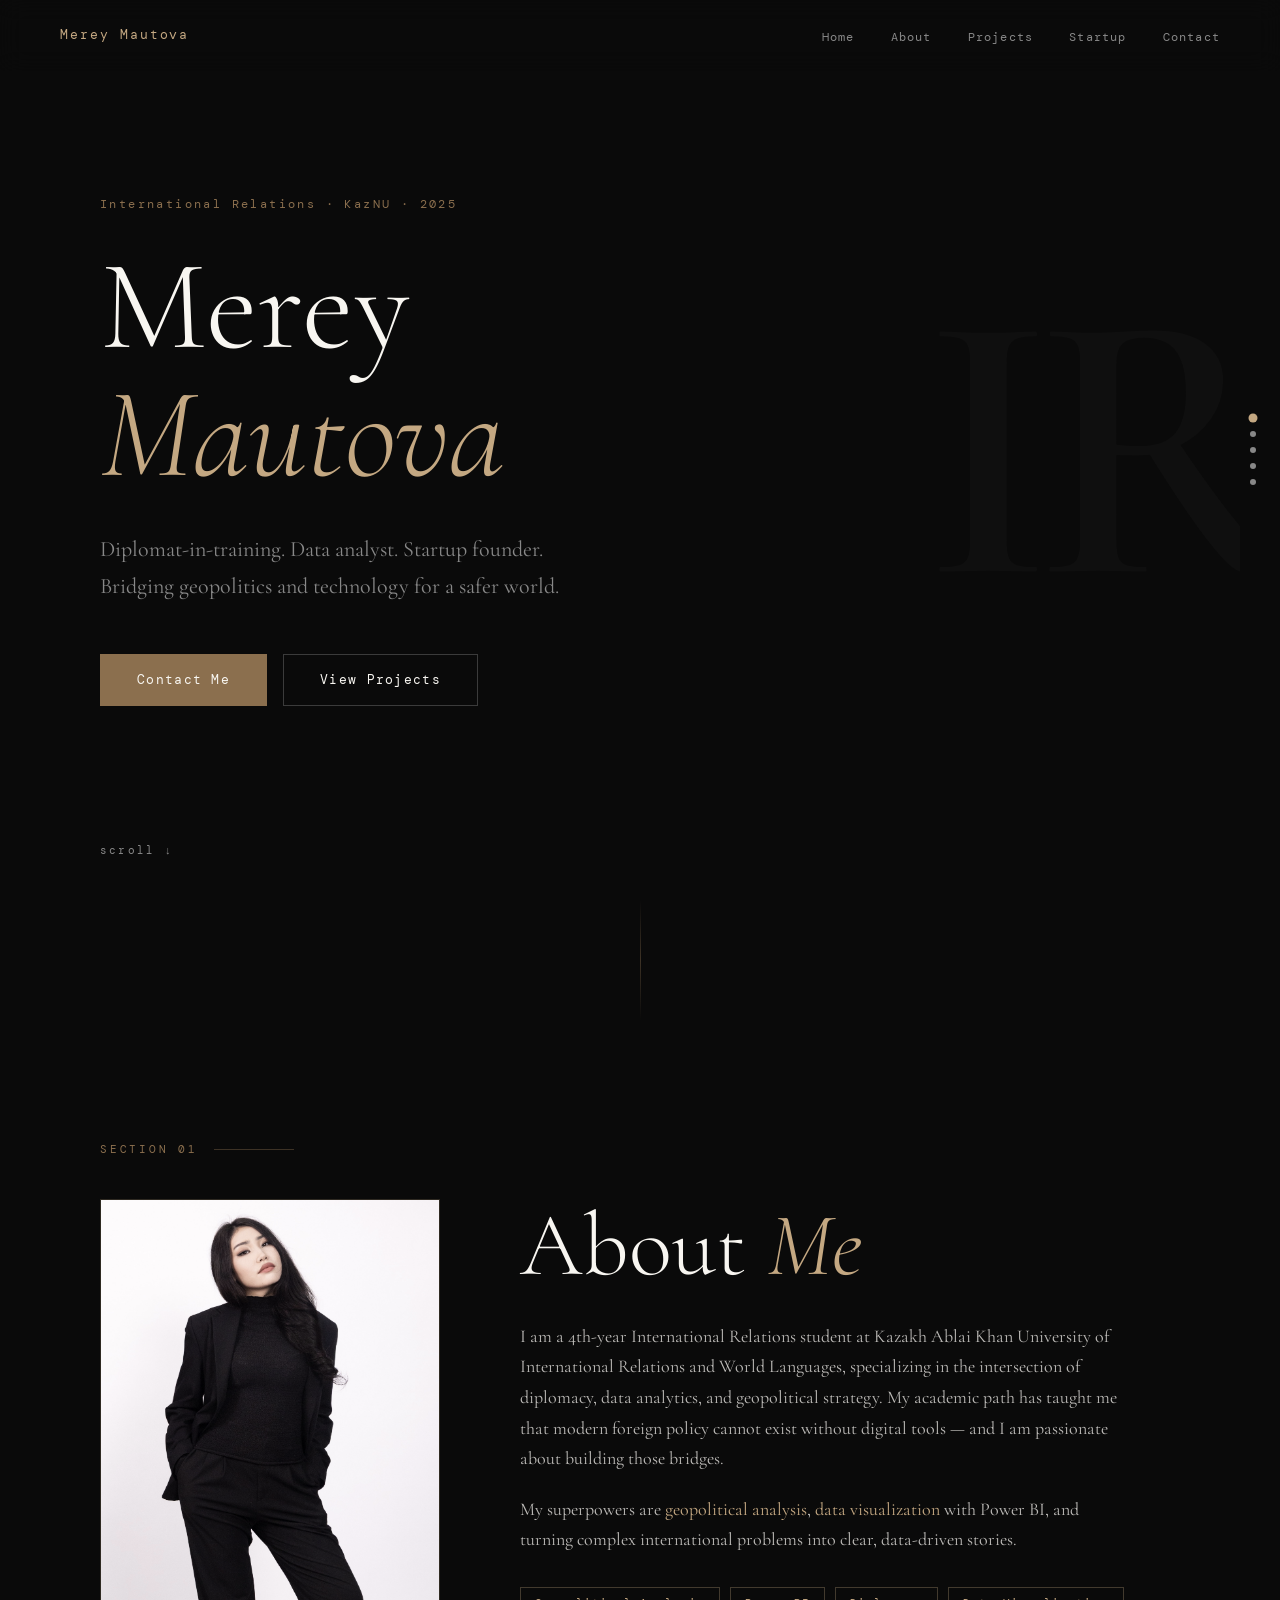
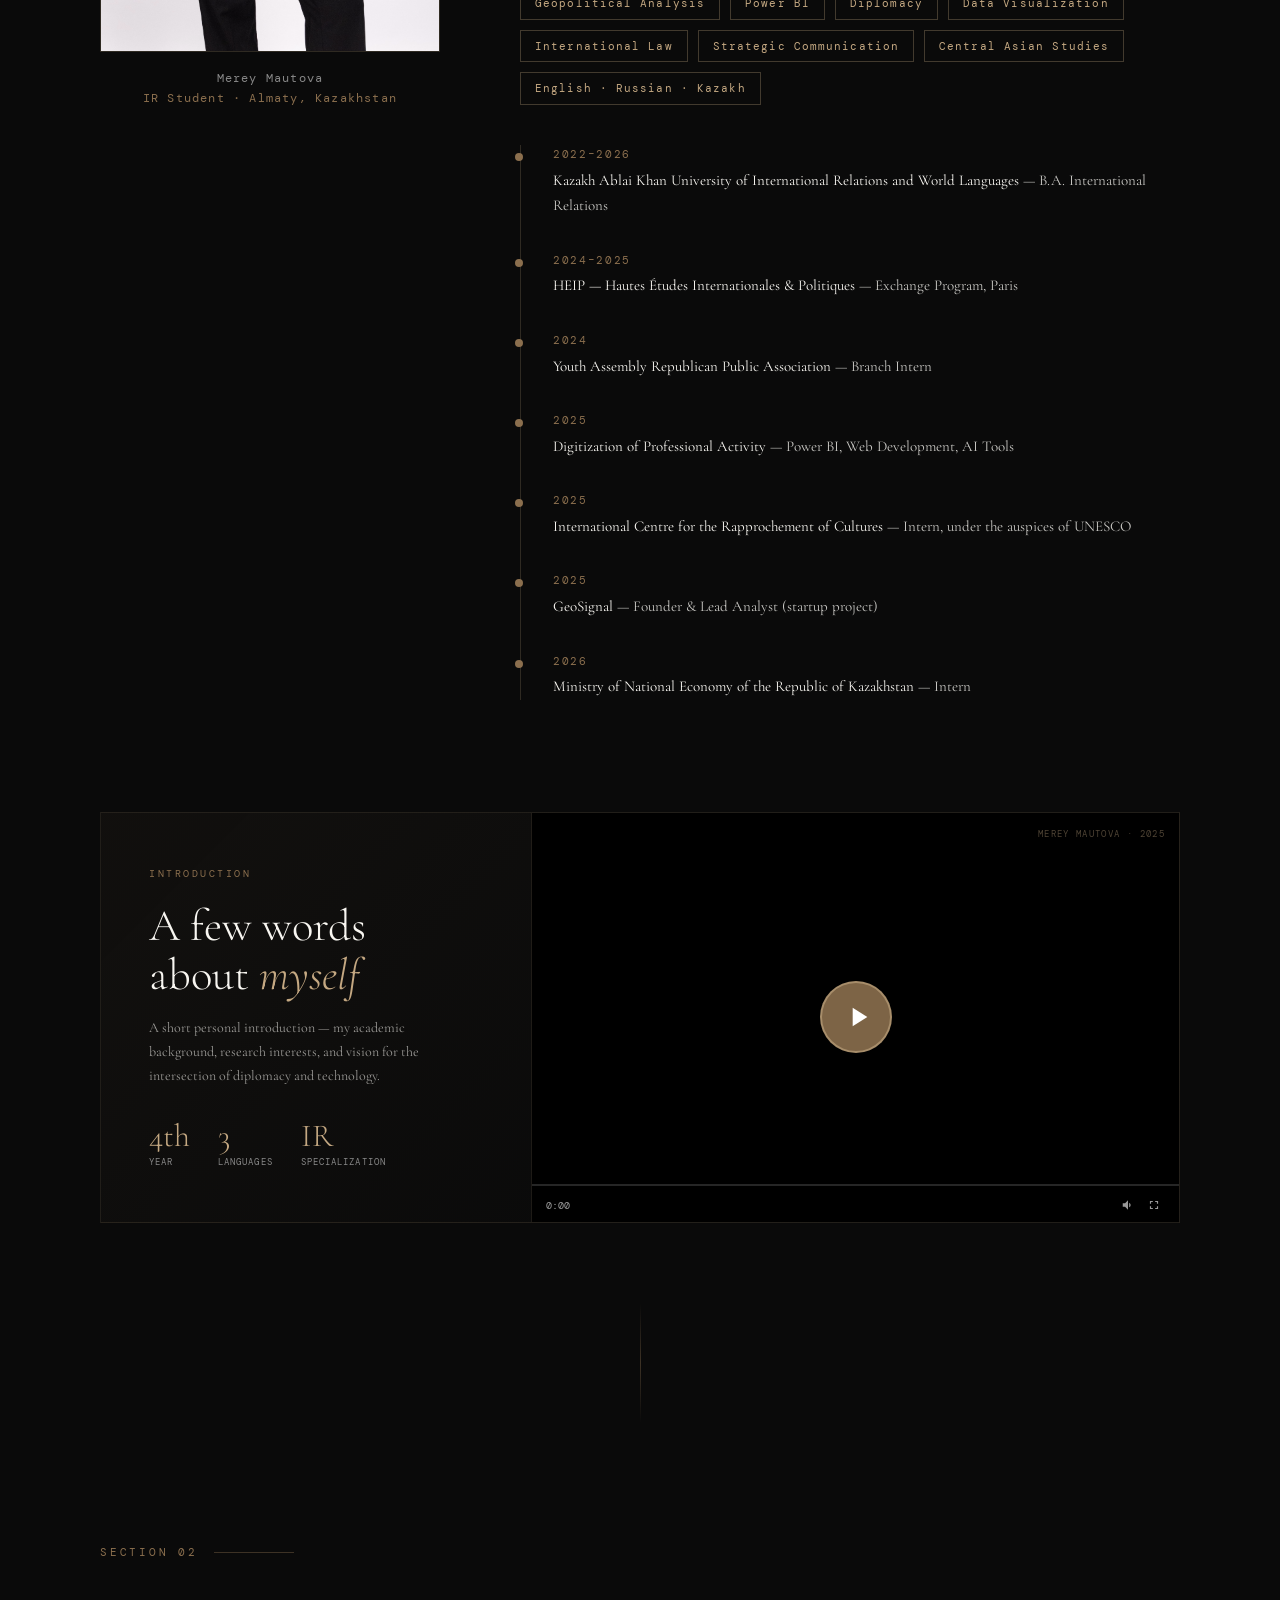
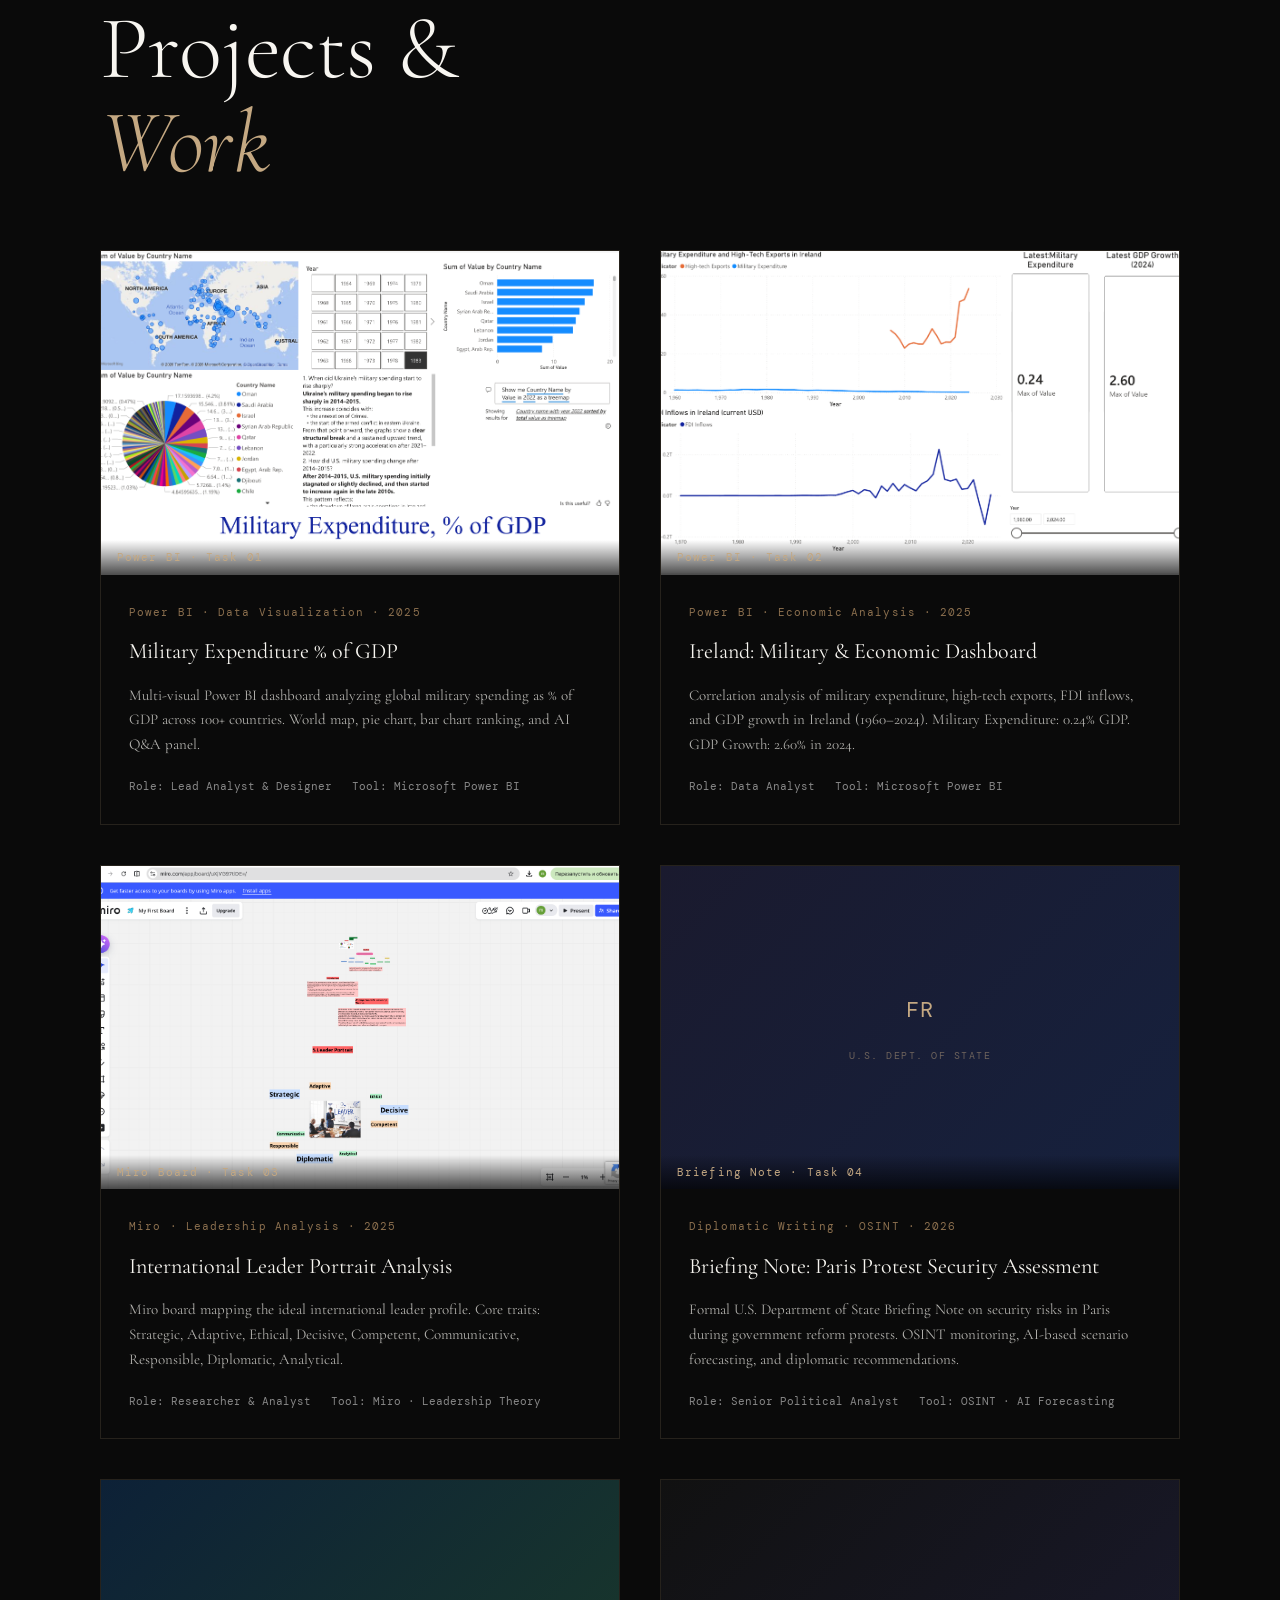
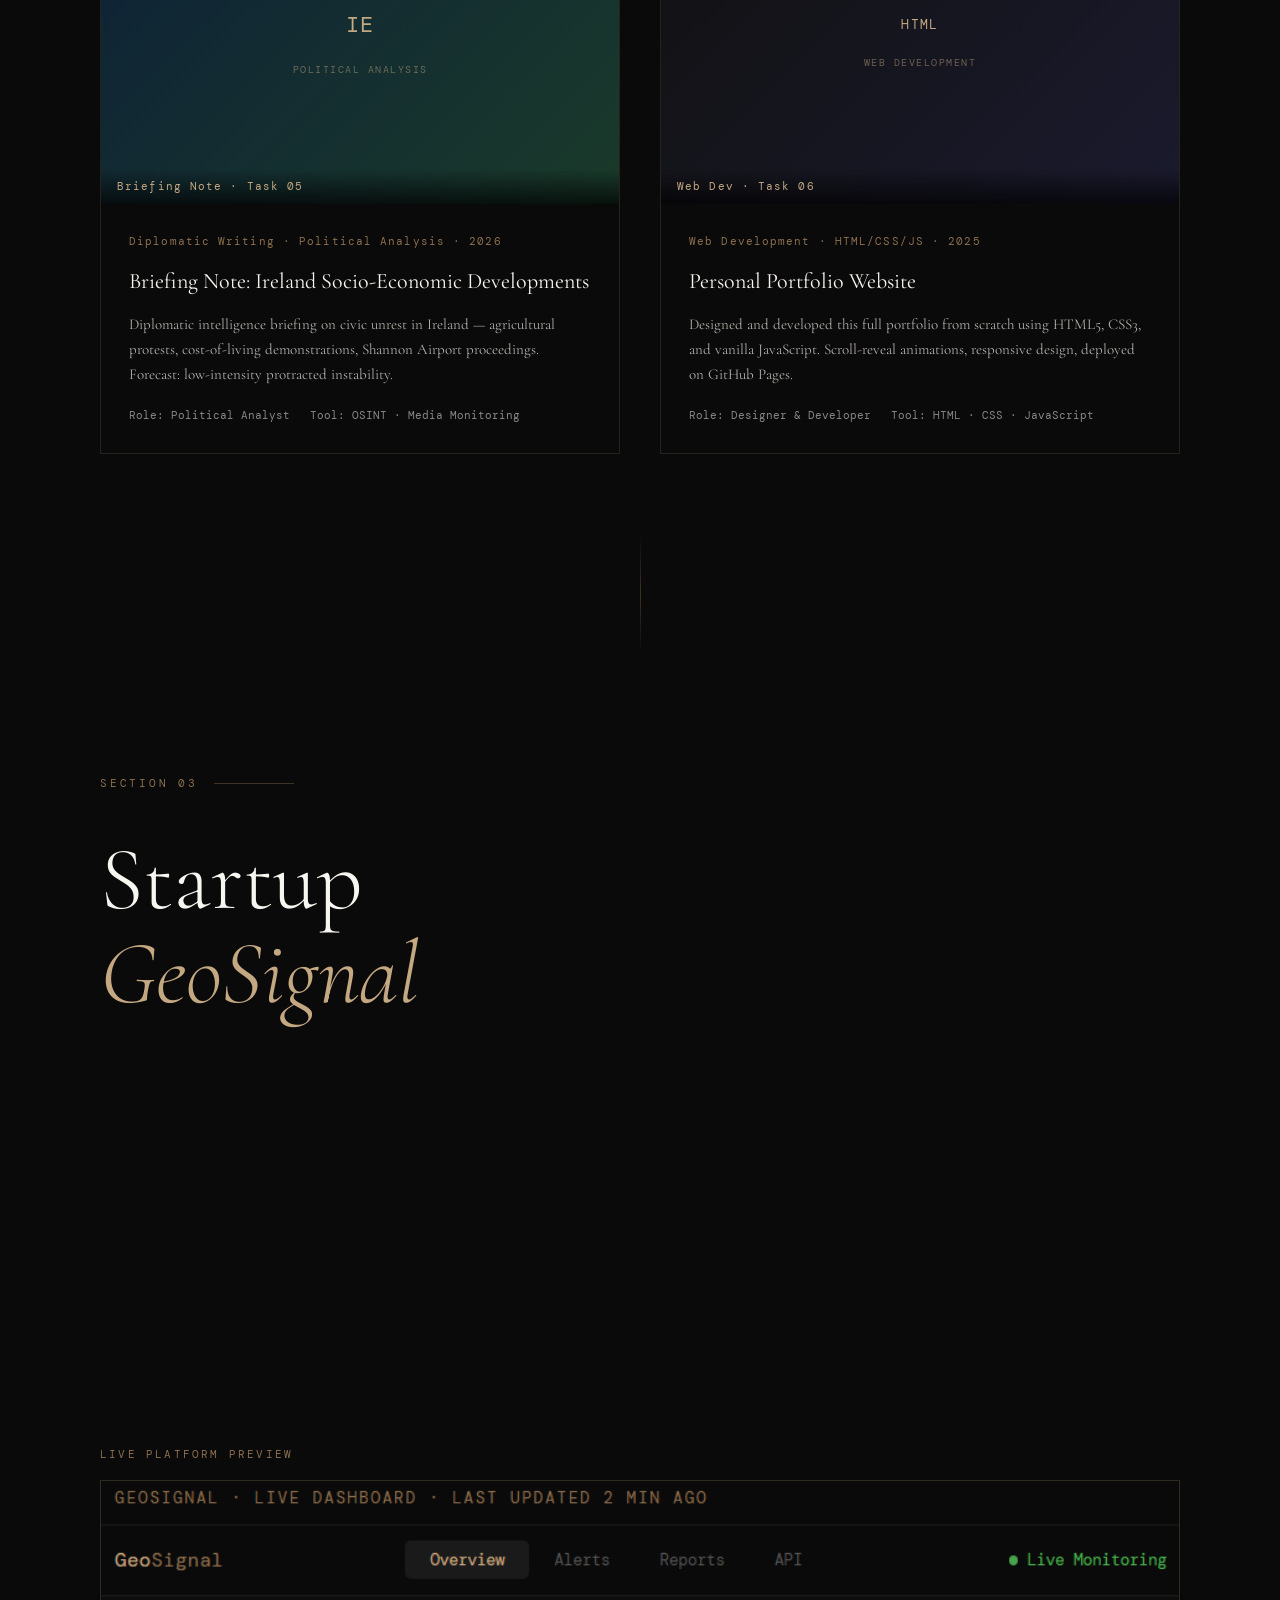
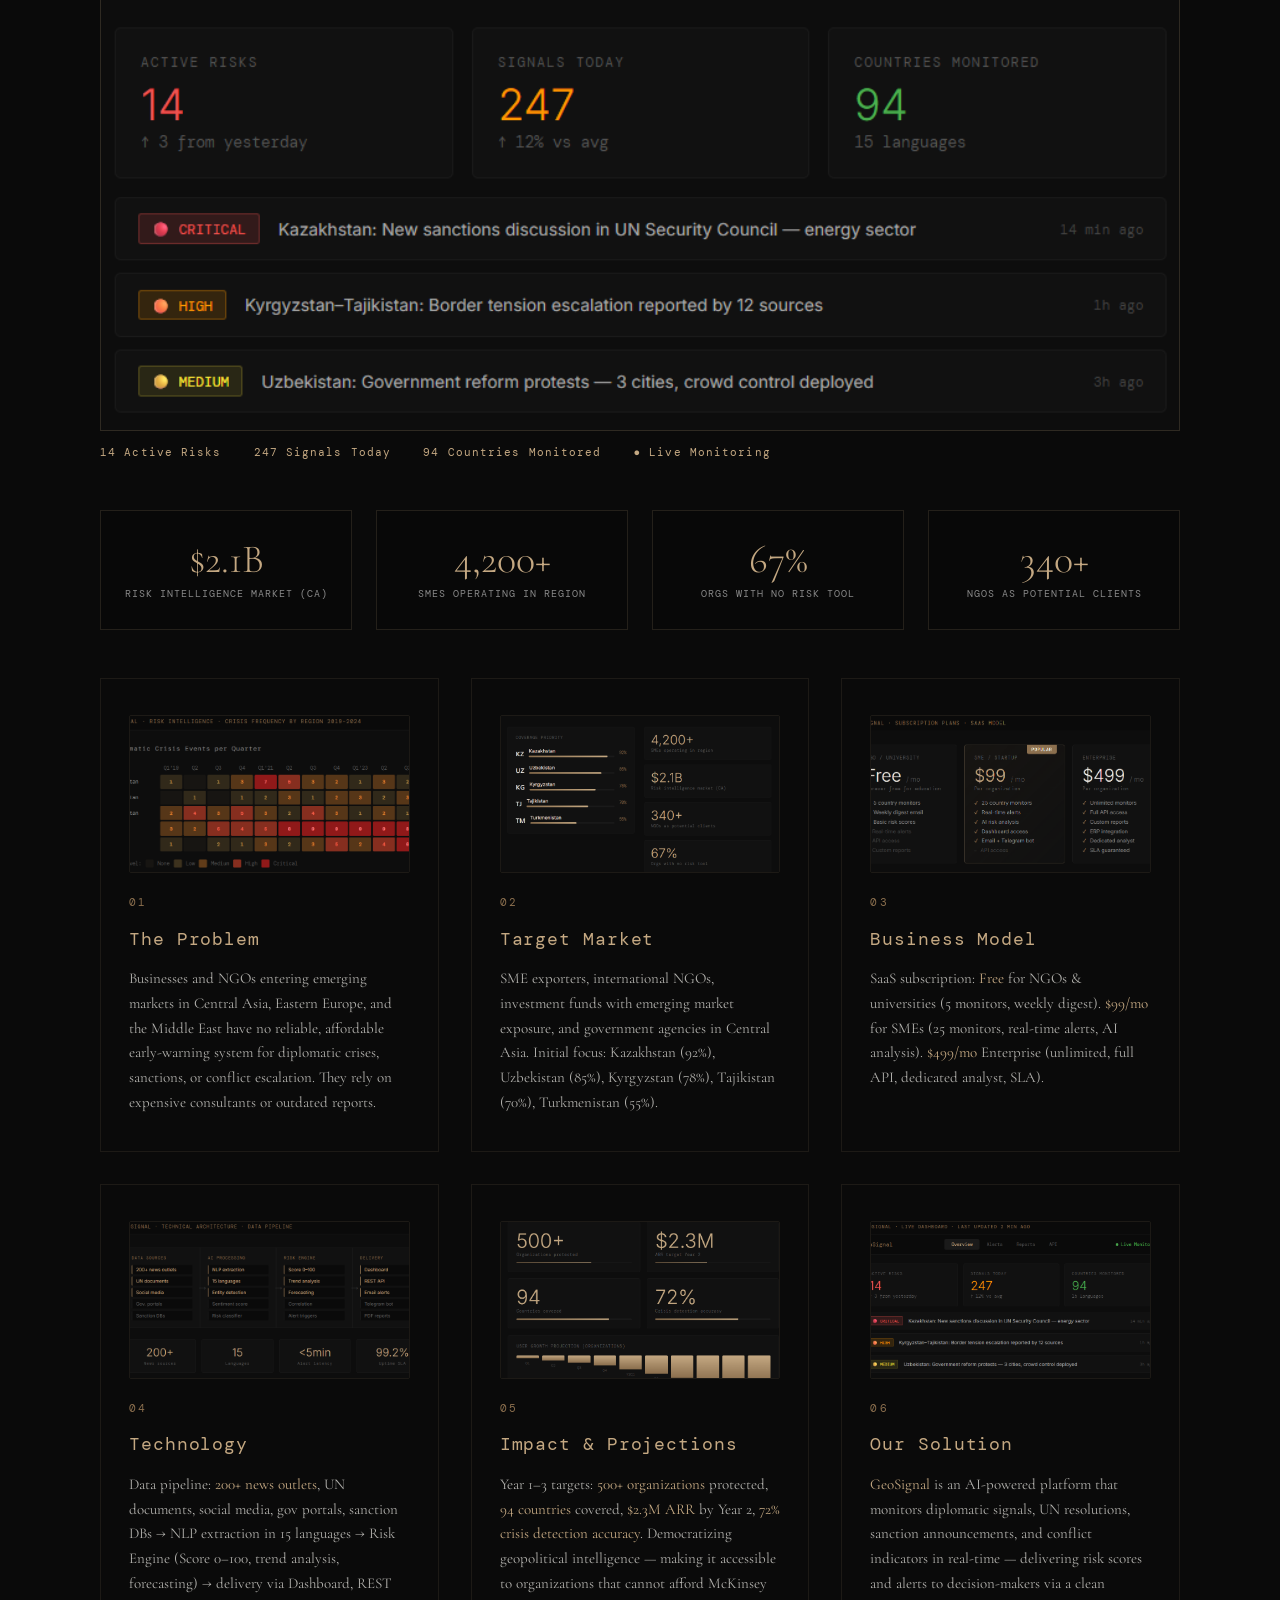
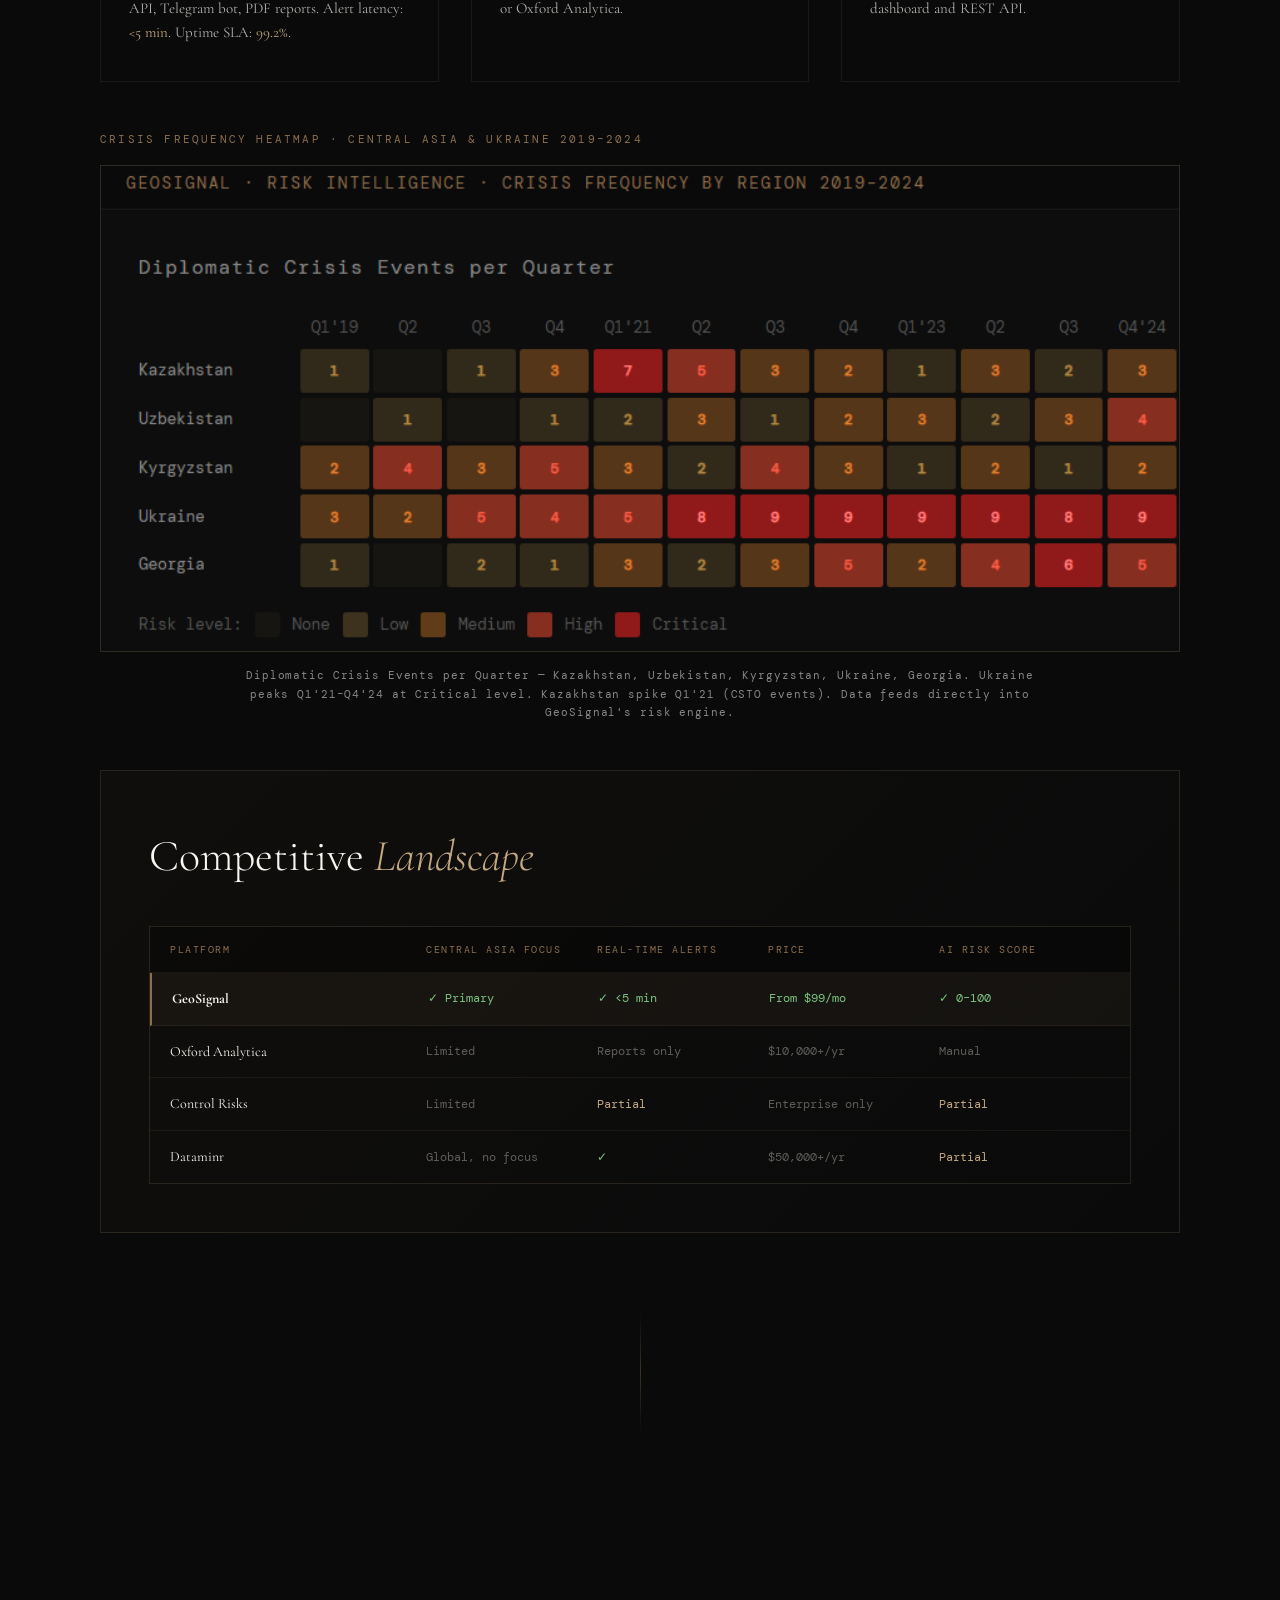
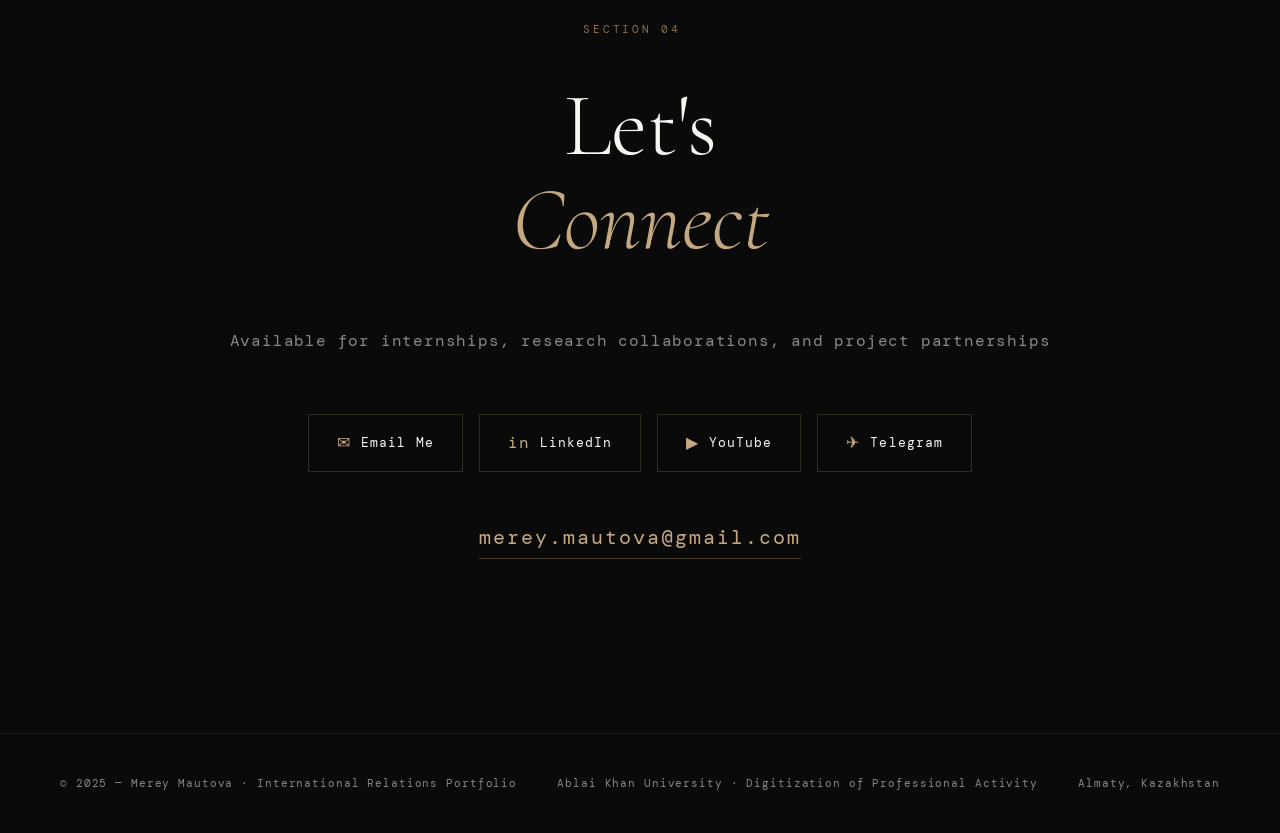
<file: index.html>
<!DOCTYPE html>
<html lang="en">
<head>
  <meta charset="UTF-8">
  <meta name="viewport" content="width=device-width, initial-scale=1.0">
  <title>Merey Mautova — IR Portfolio</title>
  <link rel="preconnect" href="https://fonts.googleapis.com">
  <link href="https://fonts.googleapis.com/css2?family=Cormorant+Garamond:ital,wght@0,300;0,400;0,600;1,300;1,400&family=DM+Mono:wght@300;400&display=swap" rel="stylesheet">
  <link rel="stylesheet" href="style.css">
</head>
<body>

<!-- NAV -->
<nav id="navbar">
  <div class="nav-name">Merey Mautova</div>
  <div class="nav-links">
    <a href="#hero">Home</a>
    <a href="#about">About</a>
    <a href="projects.html">Projects</a>
    <a href="#startup">Startup</a>
    <a href="#contact">Contact</a>
  </div>
</nav>

<!-- SIDE DOTS -->
<div class="side-nav">
  <div class="dot active" data-section="hero"></div>
  <div class="dot" data-section="about"></div>
  <div class="dot" data-section="projects"></div>
  <div class="dot" data-section="startup"></div>
  <div class="dot" data-section="contact"></div>
</div>

<!-- ══════════════ HERO ══════════════ -->
<section id="hero">
  <div class="hero-bg-text">IR</div>
  <div class="hero-content reveal">
    <div class="hero-label">International Relations · KazNU · 2025</div>
    <h1>Merey<br><em>Mautova</em></h1>
    <p class="hero-sub">Diplomat-in-training. Data analyst. Startup founder.<br>Bridging geopolitics and technology for a safer world.</p>
    <div class="hero-btns">
      <a href="#contact" class="btn-primary">Contact Me</a>
      <a href="projects.html" class="btn-outline">View Projects</a>
    </div>
  </div>
  <div class="scroll-hint">scroll ↓</div>
</section>

<div class="divider"></div>

<!-- ══════════════ ABOUT ══════════════ -->
<section id="about">
  <div class="section-label">Section 01</div>
  <div class="about-grid">
    <div class="about-photo-wrap reveal">
      <div class="about-photo-frame">
        <img src="IMG_4338.JPG" alt="Merey Mautova">
      </div>
      <div class="about-photo-caption">Merey Mautova<br><span>IR Student · Almaty, Kazakhstan</span></div>
    </div>

    <div class="about-text reveal">
      <h2>About <em>Me</em></h2>
      <p>I am a 4th-year International Relations student at Kazakh Ablai Khan University of International Relations and World Languages, specializing in the intersection of diplomacy, data analytics, and geopolitical strategy. My academic path has taught me that modern foreign policy cannot exist without digital tools — and I am passionate about building those bridges.</p>
      <p>My superpowers are <strong>geopolitical analysis</strong>, <strong>data visualization</strong> with Power BI, and turning complex international problems into clear, data-driven stories.</p>

      <div class="skills-wrap">
        <span class="skill-tag">Geopolitical Analysis</span>
        <span class="skill-tag">Power BI</span>
        <span class="skill-tag">Diplomacy</span>
        <span class="skill-tag">Data Visualization</span>
        <span class="skill-tag">International Law</span>
        <span class="skill-tag">Strategic Communication</span>
        <span class="skill-tag">Central Asian Studies</span>
        <span class="skill-tag">English · Russian · Kazakh</span>
      </div>

      <div class="timeline">
        <div class="tl-item">
          <div class="tl-year">2022–2026</div>
          <div class="tl-desc"><strong>Kazakh Ablai Khan University of International Relations and World Languages</strong> — B.A. International Relations</div>
        </div>
        <div class="tl-item">
          <div class="tl-year">2024–2025</div>
          <div class="tl-desc"><strong>HEIP — Hautes Études Internationales & Politiques</strong> — Exchange Program, Paris</div>
        </div>
        <div class="tl-item">
          <div class="tl-year">2024</div>
          <div class="tl-desc"><strong>Youth Assembly Republican Public Association</strong> — Branch Intern</div>
        </div>
        <div class="tl-item">
          <div class="tl-year">2025</div>
          <div class="tl-desc"><strong>Digitization of Professional Activity</strong> — Power BI, Web Development, AI Tools</div>
        </div>
        <div class="tl-item">
          <div class="tl-year">2025</div>
          <div class="tl-desc"><strong>International Centre for the Rapprochement of Cultures</strong> — Intern, under the auspices of UNESCO</div>
        </div>
        <div class="tl-item">
          <div class="tl-year">2025</div>
          <div class="tl-desc"><strong>GeoSignal</strong> — Founder & Lead Analyst (startup project)</div>
        </div>
        <div class="tl-item">
          <div class="tl-year">2026</div>
          <div class="tl-desc"><strong>Ministry of National Economy of the Republic of Kazakhstan</strong> — Intern</div>
        </div>
      </div>
    </div>
  </div>

  <!-- VIDEO -->
  <div class="video-cinematic reveal">
    <div class="video-cinematic-inner">
      <div class="video-cinematic-left">
        <div class="vc-label">Introduction</div>
        <h3 class="vc-title">A few words<br>about <em>myself</em></h3>
        <p class="vc-desc">A short personal introduction — my academic background, research interests, and vision for the intersection of diplomacy and technology.</p>
        <div class="vc-stats">
          <div class="vc-stat"><span class="vc-stat-n">4th</span><span class="vc-stat-l">Year</span></div>
          <div class="vc-stat"><span class="vc-stat-n">3</span><span class="vc-stat-l">Languages</span></div>
          <div class="vc-stat"><span class="vc-stat-n">IR</span><span class="vc-stat-l">Specialization</span></div>
        </div>
      </div>
      <div class="video-cinematic-right">
        <div class="vc-frame">
          <video id="mainVideo" src="5267211870200171871.mp4" preload="metadata"></video>
          <div class="vc-overlay" id="vcOverlay">
            <button class="vc-play-btn" id="vcPlayBtn" aria-label="Play video">
              <svg viewBox="0 0 24 24" fill="currentColor"><path d="M8 5v14l11-7z"/></svg>
            </button>
          </div>
          <div class="vc-progress-bar"><div class="vc-progress-fill" id="vcProgress"></div></div>
          <div class="vc-bottom-bar">
            <span class="vc-time" id="vcTime">0:00</span>
            <div class="vc-controls">
              <button class="vc-ctrl" id="vcMute" aria-label="Mute">
                <svg viewBox="0 0 24 24" fill="currentColor" width="14" height="14"><path d="M3 9v6h4l5 5V4L7 9H3zm13.5 3c0-1.77-1.02-3.29-2.5-4.03v8.05c1.48-.73 2.5-2.25 2.5-4.02z"/></svg>
              </button>
              <button class="vc-ctrl" id="vcFull" aria-label="Fullscreen">
                <svg viewBox="0 0 24 24" fill="currentColor" width="14" height="14"><path d="M7 14H5v5h5v-2H7v-3zm-2-4h2V7h3V5H5v5zm12 7h-3v2h5v-5h-2v3zM14 5v2h3v3h2V5h-5z"/></svg>
              </button>
            </div>
          </div>
        </div>
        <div class="vc-corner-label">merey mautova · 2025</div>
      </div>
    </div>
  </div>
</section>

<div class="divider"></div>

<!-- ══════════════ PROJECTS ══════════════ -->
<section id="projects">
  <div class="section-label">Section 02</div>
  <h2>Projects &<br><em>Work</em></h2>

  <div class="projects-grid">

    <!-- Task 1 -->
    <div class="project-card reveal" onclick="openModal('modal01')">
      <div class="project-img">
        <img src="таск1.png" alt="Power BI Military Expenditure % of GDP">
        <div class="project-overlay">Power BI · Task 01</div>
        <div class="project-open-hint">View Report →</div>
      </div>
      <div class="project-info">
        <div class="project-tag">Power BI · Data Visualization · 2025</div>
        <h3>Military Expenditure % of GDP</h3>
        <p>Multi-visual Power BI dashboard analyzing global military spending as % of GDP across 100+ countries. World map, pie chart, bar chart ranking, and AI Q&A panel.</p>
        <div class="project-meta">
          <span>Role: Lead Analyst & Designer</span>
          <span>Tool: Microsoft Power BI</span>
        </div>
      </div>
    </div>

    <!-- Task 2 -->
    <div class="project-card reveal" onclick="openModal('modal02')">
      <div class="project-img">
        <img src="Снимок%20экрана%202026-02-28%20в%2017.43.50.png" alt="Ireland Military & Economic Dashboard">
        <div class="project-overlay">Power BI · Task 02</div>
        <div class="project-open-hint">View Report →</div>
      </div>
      <div class="project-info">
        <div class="project-tag">Power BI · Economic Analysis · 2025</div>
        <h3>Ireland: Military & Economic Dashboard</h3>
        <p>Correlation analysis of military expenditure, high-tech exports, FDI inflows, and GDP growth in Ireland (1960–2024). Military Expenditure: 0.24% GDP. GDP Growth: 2.60% in 2024.</p>
        <div class="project-meta">
          <span>Role: Data Analyst</span>
          <span>Tool: Microsoft Power BI</span>
        </div>
      </div>
    </div>

    <!-- Task 3 -->
    <div class="project-card reveal" onclick="openModal('modal03')">
      <div class="project-img">
        <img src="таск2.png" alt="Miro Leadership Portrait Analysis">
        <div class="project-overlay">Miro Board · Task 03</div>
        <div class="project-open-hint">View Report →</div>
      </div>
      <div class="project-info">
        <div class="project-tag">Miro · Leadership Analysis · 2025</div>
        <h3>International Leader Portrait Analysis</h3>
        <p>Miro board mapping the ideal international leader profile. Core traits: Strategic, Adaptive, Ethical, Decisive, Competent, Communicative, Responsible, Diplomatic, Analytical.</p>
        <div class="project-meta">
          <span>Role: Researcher & Analyst</span>
          <span>Tool: Miro · Leadership Theory</span>
        </div>
      </div>
    </div>

    <!-- Task 4 -->
    <div class="project-card reveal" onclick="openModal('modal04')">
      <div class="project-img placeholder-img" style="background: linear-gradient(135deg, #1a1a2e, #16213e);">
        <div class="placeholder-flag">FR</div>
        <div class="placeholder-sub">U.S. DEPT. OF STATE</div>
        <div class="project-overlay">Briefing Note · Task 04</div>
        <div class="project-open-hint">View Report →</div>
      </div>
      <div class="project-info">
        <div class="project-tag">Diplomatic Writing · OSINT · 2026</div>
        <h3>Briefing Note: Paris Protest Security Assessment</h3>
        <p>Formal U.S. Department of State Briefing Note on security risks in Paris during government reform protests. OSINT monitoring, AI-based scenario forecasting, and diplomatic recommendations.</p>
        <div class="project-meta">
          <span>Role: Senior Political Analyst</span>
          <span>Tool: OSINT · AI Forecasting</span>
        </div>
      </div>
    </div>

    <!-- Task 5 -->
    <div class="project-card reveal" onclick="openModal('modal05')">
      <div class="project-img placeholder-img" style="background: linear-gradient(135deg, #0d2137, #1a3a2a);">
        <div class="placeholder-flag">IE</div>
        <div class="placeholder-sub">POLITICAL ANALYSIS</div>
        <div class="project-overlay">Briefing Note · Task 05</div>
        <div class="project-open-hint">View Report →</div>
      </div>
      <div class="project-info">
        <div class="project-tag">Diplomatic Writing · Political Analysis · 2026</div>
        <h3>Briefing Note: Ireland Socio-Economic Developments</h3>
        <p>Diplomatic intelligence briefing on civic unrest in Ireland — agricultural protests, cost-of-living demonstrations, Shannon Airport proceedings. Forecast: low-intensity protracted instability.</p>
        <div class="project-meta">
          <span>Role: Political Analyst</span>
          <span>Tool: OSINT · Media Monitoring</span>
        </div>
      </div>
    </div>

    <!-- Task 6 -->
    <div class="project-card reveal" onclick="openModal('modal06')">
      <div class="project-img placeholder-img" style="background: linear-gradient(135deg, #111, #1a1a2e);">
        <div class="placeholder-flag" style="font-size:13px;letter-spacing:0.1em;">HTML</div>
        <div class="placeholder-sub">WEB DEVELOPMENT</div>
        <div class="project-overlay">Web Dev · Task 06</div>
        <div class="project-open-hint">View Report →</div>
      </div>
      <div class="project-info">
        <div class="project-tag">Web Development · HTML/CSS/JS · 2025</div>
        <h3>Personal Portfolio Website</h3>
        <p>Designed and developed this full portfolio from scratch using HTML5, CSS3, and vanilla JavaScript. Scroll-reveal animations, responsive design, deployed on GitHub Pages.</p>
        <div class="project-meta">
          <span>Role: Designer & Developer</span>
          <span>Tool: HTML · CSS · JavaScript</span>
        </div>
      </div>
    </div>

  </div>
</section>

<div class="divider"></div>

<!-- ══════════════ STARTUP ══════════════ -->
<section id="startup">
  <div class="section-label">Section 03</div>
  <h2>Startup<br><em>GeoSignal</em></h2>

  <div class="startup-wrap">

    <!-- HERO BANNER -->
    <div class="startup-hero reveal">
      <div class="startup-logo">GS</div>
      <div class="startup-tagline">Real-time geopolitical risk intelligence — powered by AI</div>
    </div>

    <!-- LIVE DASHBOARD SCREENSHOT -->
    <div class="startup-dashboard-wrap reveal">
      <div class="startup-dash-label">Live Platform Preview</div>
      <div class="startup-dash-frame">
        <img src="Снимок%20экрана%202026-02-28%20195355.png" alt="GeoSignal Live Dashboard">
      </div>
      <div class="startup-dash-meta">
        <span>14 Active Risks</span>
        <span>247 Signals Today</span>
        <span>94 Countries Monitored</span>
        <span>● Live Monitoring</span>
      </div>
    </div>

    <!-- KEY METRICS ROW -->
    <div class="startup-metrics reveal">
      <div class="startup-metric">
        <div class="sm-num">$2.1B</div>
        <div class="sm-label">Risk Intelligence Market (CA)</div>
      </div>
      <div class="startup-metric">
        <div class="sm-num">4,200+</div>
        <div class="sm-label">SMEs Operating in Region</div>
      </div>
      <div class="startup-metric">
        <div class="sm-num">67%</div>
        <div class="sm-label">Orgs with No Risk Tool</div>
      </div>
      <div class="startup-metric">
        <div class="sm-num">340+</div>
        <div class="sm-label">NGOs as Potential Clients</div>
      </div>
    </div>

    <!-- MAIN GRID: 6 BLOCKS -->
    <div class="startup-grid">

      <div class="startup-block reveal">
        <div class="startup-block-img"><img src="Снимок%20экрана%202026-02-28%20195253.png" alt="Crisis Heatmap"></div>
        <div class="startup-icon-label">01</div>
        <h4>The Problem</h4>
        <p>Businesses and NGOs entering emerging markets in Central Asia, Eastern Europe, and the Middle East have no reliable, affordable early-warning system for diplomatic crises, sanctions, or conflict escalation. They rely on expensive consultants or outdated reports.</p>
      </div>

      <div class="startup-block reveal">
        <div class="startup-block-img"><img src="Снимок%20экрана%202026-02-28%20195406.png" alt="Target Market Map"></div>
        <div class="startup-icon-label">02</div>
        <h4>Target Market</h4>
        <p>SME exporters, international NGOs, investment funds with emerging market exposure, and government agencies in Central Asia. Initial focus: Kazakhstan (92%), Uzbekistan (85%), Kyrgyzstan (78%), Tajikistan (70%), Turkmenistan (55%).</p>
      </div>

      <div class="startup-block reveal">
        <div class="startup-block-img"><img src="Снимок%20экрана%202026-02-28%20195419.png" alt="Subscription Plans"></div>
        <div class="startup-icon-label">03</div>
        <h4>Business Model</h4>
        <p>SaaS subscription: <strong>Free</strong> for NGOs & universities (5 monitors, weekly digest). <strong>$99/mo</strong> for SMEs (25 monitors, real-time alerts, AI analysis). <strong>$499/mo</strong> Enterprise (unlimited, full API, dedicated analyst, SLA).</p>
      </div>

      <div class="startup-block reveal">
        <div class="startup-block-img"><img src="Снимок%20экрана%202026-02-28%20195430.png" alt="Technical Architecture"></div>
        <div class="startup-icon-label">04</div>
        <h4>Technology</h4>
        <p>Data pipeline: <strong>200+ news outlets</strong>, UN documents, social media, gov portals, sanction DBs → NLP extraction in 15 languages → Risk Engine (Score 0–100, trend analysis, forecasting) → delivery via Dashboard, REST API, Telegram bot, PDF reports. Alert latency: <strong>&lt;5 min</strong>. Uptime SLA: <strong>99.2%</strong>.</p>
      </div>

      <div class="startup-block reveal">
        <div class="startup-block-img"><img src="Снимок%20экрана%202026-02-28%20195439.png" alt="Impact Metrics Year 1-3"></div>
        <div class="startup-icon-label">05</div>
        <h4>Impact & Projections</h4>
        <p>Year 1–3 targets: <strong>500+ organizations</strong> protected, <strong>94 countries</strong> covered, <strong>$2.3M ARR</strong> by Year 2, <strong>72% crisis detection accuracy</strong>. Democratizing geopolitical intelligence — making it accessible to organizations that cannot afford McKinsey or Oxford Analytica.</p>
      </div>

      <div class="startup-block reveal">
        <div class="startup-block-img"><img src="Снимок%20экрана%202026-02-28%20195355.png" alt="Live Dashboard"></div>
        <div class="startup-icon-label">06</div>
        <h4>Our Solution</h4>
        <p><strong>GeoSignal</strong> is an AI-powered platform that monitors diplomatic signals, UN resolutions, sanction announcements, and conflict indicators in real-time — delivering risk scores and alerts to decision-makers via a clean dashboard and REST API.</p>
      </div>

    </div>

    <!-- CRISIS HEATMAP FEATURE -->
    <div class="startup-heatmap-wrap reveal">
      <div class="startup-dash-label">Crisis Frequency Heatmap · Central Asia & Ukraine 2019–2024</div>
      <div class="startup-dash-frame">
        <img src="Снимок%20экрана%202026-02-28%20195253.png" alt="Diplomatic Crisis Heatmap">
      </div>
      <p class="startup-heatmap-caption">Diplomatic Crisis Events per Quarter — Kazakhstan, Uzbekistan, Kyrgyzstan, Ukraine, Georgia. Ukraine peaks Q1'21–Q4'24 at Critical level. Kazakhstan spike Q1'21 (CSTO events). Data feeds directly into GeoSignal's risk engine.</p>
    </div>

    <!-- COMPETITIVE ANALYSIS -->
    <div class="startup-compete reveal">
      <div class="startup-compete-title">Competitive <em>Landscape</em></div>
      <div class="startup-compete-grid">
        <div class="compete-row compete-header">
          <span>Platform</span>
          <span>Central Asia Focus</span>
          <span>Real-time Alerts</span>
          <span>Price</span>
          <span>AI Risk Score</span>
        </div>
        <div class="compete-row compete-us">
          <span><strong>GeoSignal</strong></span>
          <span class="compete-yes">✓ Primary</span>
          <span class="compete-yes">✓ &lt;5 min</span>
          <span class="compete-yes">From $99/mo</span>
          <span class="compete-yes">✓ 0–100</span>
        </div>
        <div class="compete-row">
          <span>Oxford Analytica</span>
          <span class="compete-no">Limited</span>
          <span class="compete-no">Reports only</span>
          <span class="compete-no">$10,000+/yr</span>
          <span class="compete-no">Manual</span>
        </div>
        <div class="compete-row">
          <span>Control Risks</span>
          <span class="compete-no">Limited</span>
          <span class="compete-partial">Partial</span>
          <span class="compete-no">Enterprise only</span>
          <span class="compete-partial">Partial</span>
        </div>
        <div class="compete-row">
          <span>Dataminr</span>
          <span class="compete-no">Global, no focus</span>
          <span class="compete-yes">✓</span>
          <span class="compete-no">$50,000+/yr</span>
          <span class="compete-partial">Partial</span>
        </div>
      </div>
    </div>

  </div>
</section>

<div class="divider"></div>

<!-- ══════════════ CONTACT ══════════════ -->
<section id="contact">
  <div class="section-label" style="justify-content:center;">Section 04</div>
  <h2>Let's<br><em>Connect</em></h2>
  <p class="contact-sub">Available for internships, research collaborations, and project partnerships</p>

  <div class="contact-links">
    <a href="mailto:merey.mautova@gmail.com" class="contact-link">
      <span class="contact-link-icon">✉</span> Email Me
    </a>
    <a href="https://linkedin.com/in/mereymautova" class="contact-link" target="_blank">
      <span class="contact-link-icon">in</span> LinkedIn
    </a>
    <a href="https://youtube.com" class="contact-link" target="_blank">
      <span class="contact-link-icon">▶</span> YouTube
    </a>
    <a href="https://t.me/mereymautova" class="contact-link" target="_blank">
      <span class="contact-link-icon">✈</span> Telegram
    </a>
  </div>

  <p class="email-display" title="Click to copy" id="emailCopy">merey.mautova@gmail.com</p>
  <div class="copy-hint" id="copyHint">Copied!</div>
</section>

<!-- FOOTER -->
<footer>
  <span>© 2025 — Merey Mautova · International Relations Portfolio</span>
  <span>Ablai Khan University · Digitization of Professional Activity</span>
  <span>Almaty, Kazakhstan</span>
</footer>

<!-- ══════════════ MODALS ══════════════ -->

<!-- Modal 01: Military Expenditure -->
<div class="modal" id="modal01">
  <div class="modal-backdrop" onclick="closeModal('modal01')"></div>
  <div class="modal-box">
    <button class="modal-close" onclick="closeModal('modal01')">&#x2715;</button>
    <div class="modal-tag">Power BI · Task 01 · 2025</div>
    <h2 class="modal-title">Military Expenditure<br><em>% of GDP</em></h2>
    <div class="modal-img-wrap"><img src="таск1.png" alt="Military Expenditure Dashboard"></div>
    <div class="modal-body">
      <div class="modal-section">
        <div class="modal-section-label">Overview</div>
        <p>Built a multi-visual Power BI dashboard analyzing global military spending as a percentage of GDP across 100+ countries. The dashboard integrates a world map, pie chart, bar chart ranking, and an AI-powered Q&A panel to enable dynamic exploration of the data.</p>
      </div>
      <div class="modal-section">
        <div class="modal-section-label">Key Findings</div>
        <ul class="modal-list">
          <li>Ukraine's military spending rose sharply in 2014–2015, coinciding with the annexation of Crimea and the start of armed conflict in eastern Ukraine.</li>
          <li>From 2014 onward, Ukraine shows a clear structural break and a sustained upward trend, with particularly strong acceleration after 2021–2022.</li>
          <li>After 2014–2015, U.S. military spending initially stagnated or slightly declined, and then started to increase again in the late 2010s.</li>
          <li>Oman and Saudi Arabia consistently rank among the highest spenders as a share of GDP, reflecting regional security dynamics.</li>
          <li>The AI Q&A panel enables on-demand analysis, showing country-by-year rankings sorted by total value as a treemap.</li>
        </ul>
      </div>
      <div class="modal-meta-row">
        <div class="modal-meta-item"><span class="mmi-label">Role</span><span class="mmi-val">Lead Analyst & Designer</span></div>
        <div class="modal-meta-item"><span class="mmi-label">Tool</span><span class="mmi-val">Microsoft Power BI</span></div>
        <div class="modal-meta-item"><span class="mmi-label">Data</span><span class="mmi-val">100+ Countries</span></div>
        <div class="modal-meta-item"><span class="mmi-label">Year</span><span class="mmi-val">2025</span></div>
      </div>
    </div>
  </div>
</div>

<!-- Modal 02: Ireland Power BI -->
<div class="modal" id="modal02">
  <div class="modal-backdrop" onclick="closeModal('modal02')"></div>
  <div class="modal-box">
    <button class="modal-close" onclick="closeModal('modal02')">&#x2715;</button>
    <div class="modal-tag">Power BI · Task 02 · 2025</div>
    <h2 class="modal-title">Ireland: Military &<br><em>Economic Dashboard</em></h2>
    <div class="modal-img-wrap"><img src="Снимок%20экрана%202026-02-28%20в%2017.43.50.png" alt="Ireland Dashboard"></div>
    <div class="modal-body">
      <div class="modal-section">
        <div class="modal-section-label">Overview</div>
        <p>Interactive Power BI dashboard analyzing Ireland's military expenditure, high-tech exports, FDI inflows, and GDP growth from 1960 to 2024. Multi-layered time-series visualizations reveal the structural economic transformation of Ireland over six decades.</p>
      </div>
      <div class="modal-stats-row">
        <div class="modal-stat"><span class="ms-num">0.24%</span><span class="ms-label">Military Expenditure / GDP</span></div>
        <div class="modal-stat"><span class="ms-num">2.60%</span><span class="ms-label">GDP Growth (2024)</span></div>
        <div class="modal-stat"><span class="ms-num">1960</span><span class="ms-label">Data range start</span></div>
      </div>
      <div class="modal-section">
        <div class="modal-section-label">Key Findings</div>
        <ul class="modal-list">
          <li>Ireland maintains one of the lowest military expenditure rates in the EU at 0.24% of GDP, reflecting its traditional policy of military neutrality.</li>
          <li>High-tech exports show a dramatic rise from 2000 onward, reflecting Ireland's emergence as a European hub for multinational technology corporations.</li>
          <li>FDI inflows peaked in the early 2000s during the Celtic Tiger period and show significant volatility linked to global financial cycles.</li>
          <li>GDP growth of 2.60% in 2024 reflects continued economic resilience despite housing pressures and EU regulatory constraints.</li>
          <li>The divergence between military expenditure and high-tech export growth confirms Ireland's strategy of economic security over military investment.</li>
        </ul>
      </div>
      <div class="modal-meta-row">
        <div class="modal-meta-item"><span class="mmi-label">Role</span><span class="mmi-val">Data Analyst</span></div>
        <div class="modal-meta-item"><span class="mmi-label">Tool</span><span class="mmi-val">Microsoft Power BI</span></div>
        <div class="modal-meta-item"><span class="mmi-label">Period</span><span class="mmi-val">1960–2024</span></div>
        <div class="modal-meta-item"><span class="mmi-label">Year</span><span class="mmi-val">2025</span></div>
      </div>
    </div>
  </div>
</div>

<!-- Modal 03: Miro Leadership -->
<div class="modal" id="modal03">
  <div class="modal-backdrop" onclick="closeModal('modal03')"></div>
  <div class="modal-box">
    <button class="modal-close" onclick="closeModal('modal03')">&#x2715;</button>
    <div class="modal-tag">Miro · Task 03 · 2025</div>
    <h2 class="modal-title">International Leader<br><em>Portrait Analysis</em></h2>
    <div class="modal-img-wrap"><img src="таск2.png" alt="Miro Leadership Board"></div>
    <div class="modal-body">
      <div class="modal-section">
        <div class="modal-section-label">Overview</div>
        <p>A collaborative Miro board mapping the comprehensive profile of an ideal international leader. The project synthesizes leadership theory, diplomatic practice, and contemporary geopolitical demands into a structured visual framework.</p>
      </div>
      <div class="modal-section">
        <div class="modal-section-label">Core Leadership Traits Identified</div>
        <div class="modal-traits-grid">
          <span class="modal-trait">Strategic</span>
          <span class="modal-trait">Adaptive</span>
          <span class="modal-trait">Ethical</span>
          <span class="modal-trait">Decisive</span>
          <span class="modal-trait">Competent</span>
          <span class="modal-trait">Communicative</span>
          <span class="modal-trait">Responsible</span>
          <span class="modal-trait">Diplomatic</span>
          <span class="modal-trait">Analytical</span>
        </div>
      </div>
      <div class="modal-section">
        <div class="modal-section-label">Theoretical Framework</div>
        <ul class="modal-list">
          <li>Findings compared against <strong>Adaptive Leadership Theory</strong> — the ability to mobilize people to tackle difficult challenges and thrive in complex environments.</li>
          <li>Cross-referenced with <strong>Transformational Leadership Theory</strong> — inspiring followers through vision, values, and by modeling integrity.</li>
          <li>The analysis revealed that effective international leaders combine rational strategic thinking with high emotional intelligence and cross-cultural competence.</li>
          <li>The portrait confirms that modern diplomacy requires leaders who are simultaneously analysts, communicators, and decision-makers under uncertainty.</li>
        </ul>
      </div>
      <div class="modal-meta-row">
        <div class="modal-meta-item"><span class="mmi-label">Role</span><span class="mmi-val">Researcher & Analyst</span></div>
        <div class="modal-meta-item"><span class="mmi-label">Tool</span><span class="mmi-val">Miro</span></div>
        <div class="modal-meta-item"><span class="mmi-label">Method</span><span class="mmi-val">Leadership Theory</span></div>
        <div class="modal-meta-item"><span class="mmi-label">Year</span><span class="mmi-val">2025</span></div>
      </div>
    </div>
  </div>
</div>

<!-- Modal 04: Briefing Note Paris -->
<div class="modal" id="modal04">
  <div class="modal-backdrop" onclick="closeModal('modal04')"></div>
  <div class="modal-box">
    <button class="modal-close" onclick="closeModal('modal04')">&#x2715;</button>
    <div class="modal-tag">Diplomatic Writing · Task 04 · 2026</div>
    <h2 class="modal-title">Briefing Note:<br><em>Paris Protest Security</em></h2>
    <div class="modal-briefing-header">
      <div class="mbh-line">U.S. DEPARTMENT OF STATE</div>
      <div class="mbh-line">BUREAU OF SOUTH AND CENTRAL ASIAN AFFAIRS</div>
      <div class="mbh-line">BRIEFING NOTE — CONFIDENTIAL</div>
    </div>
    <div class="modal-body">
      <div class="modal-section">
        <div class="modal-section-label">Subject</div>
        <p>Security risk assessment for diplomatic personnel and U.S. interests in Paris, France, during an escalating period of government reform protests. Produced in formal U.S. Department of State briefing note format.</p>
      </div>
      <div class="modal-section">
        <div class="modal-section-label">Methodology</div>
        <ul class="modal-list">
          <li>OSINT monitoring across BBC, France24, Twitter/X, Reddit, and Telegram protest channels.</li>
          <li>AI-assisted scenario forecasting using probabilistic risk modelling.</li>
          <li>Structured analytical frameworks adapted from U.S. State Department reporting standards.</li>
          <li>Cross-referencing with historical protest escalation patterns in Western European democracies.</li>
        </ul>
      </div>
      <div class="modal-section">
        <div class="modal-section-label">Key Recommendations</div>
        <ul class="modal-list">
          <li>Enhanced situational awareness protocols for diplomatic staff in central Paris arrondissements.</li>
          <li>Temporary avoidance of demonstration convergence zones on designated protest days.</li>
          <li>Maintained communication channels with French Ministry of Interior and Prefecture de Police.</li>
          <li>Continuous OSINT monitoring to detect escalation indicators including crowd size, police response, and social media sentiment shifts.</li>
        </ul>
      </div>
      <div class="modal-forecast-box">
        <div class="mfb-label">RISK ASSESSMENT</div>
        <p>Medium-level security risk. Protests are constitutionally protected and police-managed. No immediate threat to diplomatic facilities. Recommend heightened awareness over a 30-day monitoring window.</p>
      </div>
      <div class="modal-meta-row">
        <div class="modal-meta-item"><span class="mmi-label">Role</span><span class="mmi-val">Senior Political Analyst</span></div>
        <div class="modal-meta-item"><span class="mmi-label">Tool</span><span class="mmi-val">OSINT · AI Forecasting</span></div>
        <div class="modal-meta-item"><span class="mmi-label">Format</span><span class="mmi-val">State Dept. Briefing</span></div>
        <div class="modal-meta-item"><span class="mmi-label">Year</span><span class="mmi-val">2026</span></div>
      </div>
    </div>
  </div>
</div>

<!-- Modal 05: Briefing Note Ireland -->
<div class="modal" id="modal05">
  <div class="modal-backdrop" onclick="closeModal('modal05')"></div>
  <div class="modal-box">
    <button class="modal-close" onclick="closeModal('modal05')">&#x2715;</button>
    <div class="modal-tag">Political Analysis · Task 05 · 2026</div>
    <h2 class="modal-title">Briefing Note:<br><em>Ireland Socio-Economic</em></h2>
    <div class="modal-briefing-header">
      <div class="mbh-line">DIPLOMATIC INTELLIGENCE REPORT</div>
      <div class="mbh-line">IRELAND — CIVIC STABILITY ASSESSMENT</div>
      <div class="mbh-line">OSINT-BASED · RESTRICTED DISTRIBUTION</div>
    </div>
    <div class="modal-body">
      <div class="modal-section">
        <div class="modal-section-label">Subject</div>
        <p>Assessment of emerging civic instability in Ireland, covering three primary protest vectors: agricultural sector demonstrations, cost-of-living marches in Dublin, and Shannon Airport activist proceedings related to U.S. military transit permissions.</p>
      </div>
      <div class="modal-section">
        <div class="modal-section-label">Protest Vectors Analyzed</div>
        <ul class="modal-list">
          <li><strong>Agricultural protests</strong> — driven by EU nitrates directive and land-use regulations disproportionately affecting Irish farmers. Organized through IFA and ICMSA networks.</li>
          <li><strong>Cost-of-living demonstrations</strong> — urban-focused unrest linked to Ireland's acute housing crisis, rising rents, and insufficient residential construction pipeline.</li>
          <li><strong>Shannon Airport proceedings</strong> — civil society challenge to government policy allowing U.S. military aircraft transit, raising questions about Irish neutrality.</li>
        </ul>
      </div>
      <div class="modal-section">
        <div class="modal-section-label">OSINT Sources</div>
        <ul class="modal-list">
          <li>Media monitoring: BBC, The Irish Times, RTE, The Journal, Reuters.</li>
          <li>Social media: Twitter/X protest hashtags, Facebook event tracking, Telegram community channels.</li>
          <li>Government sources: Dail Eireann debates, Department of Agriculture statements, An Garda Siochana briefings.</li>
        </ul>
      </div>
      <div class="modal-forecast-box">
        <div class="mfb-label">FORECAST</div>
        <p>Low-intensity protracted instability. No systemic threat to political institutions. Recommended: constructive stakeholder engagement, enhanced OSINT monitoring, and proactive government communication strategy to prevent escalation.</p>
      </div>
      <div class="modal-meta-row">
        <div class="modal-meta-item"><span class="mmi-label">Role</span><span class="mmi-val">Political Analyst</span></div>
        <div class="modal-meta-item"><span class="mmi-label">Tool</span><span class="mmi-val">OSINT · Media Monitoring</span></div>
        <div class="modal-meta-item"><span class="mmi-label">Country</span><span class="mmi-val">Ireland</span></div>
        <div class="modal-meta-item"><span class="mmi-label">Year</span><span class="mmi-val">2026</span></div>
      </div>
    </div>
  </div>
</div>

<!-- Modal 06: Portfolio Website -->
<div class="modal" id="modal06">
  <div class="modal-backdrop" onclick="closeModal('modal06')"></div>
  <div class="modal-box">
    <button class="modal-close" onclick="closeModal('modal06')">&#x2715;</button>
    <div class="modal-tag">Web Development · Task 06 · 2025</div>
    <h2 class="modal-title">Personal<br><em>Portfolio Website</em></h2>
    <div class="modal-body">
      <div class="modal-section">
        <div class="modal-section-label">Overview</div>
        <p>Designed and developed a full personal portfolio website from scratch using HTML5, CSS3, and vanilla JavaScript. The project demonstrates the ability to translate professional identity into a digital product without relying on templates or frameworks.</p>
      </div>
      <div class="modal-section">
        <div class="modal-section-label">Technical Features</div>
        <ul class="modal-list">
          <li>Scroll-reveal animations using the Intersection Observer API for smooth entrance effects.</li>
          <li>Hide-on-scroll navbar that auto-hides when scrolling down and reappears on scroll up.</li>
          <li>Side navigation dots with active state tracking per section.</li>
          <li>Custom video player with play/pause, progress bar, mute, and fullscreen controls.</li>
          <li>Click-to-copy email functionality with confirmation feedback.</li>
          <li>Fully responsive design for mobile, tablet, and desktop viewports.</li>
          <li>Project modal system — each task opens a detailed analytical report overlay.</li>
        </ul>
      </div>
      <div class="modal-section">
        <div class="modal-section-label">Design Principles</div>
        <ul class="modal-list">
          <li>Dark editorial aesthetic inspired by high-end publishing and diplomatic communication.</li>
          <li>Typography: Cormorant Garamond for editorial elegance, DM Mono for data precision.</li>
          <li>Color palette: near-black backgrounds with warm amber and cream accents.</li>
          <li>Deployed on GitHub Pages with custom domain support.</li>
        </ul>
      </div>
      <div class="modal-meta-row">
        <div class="modal-meta-item"><span class="mmi-label">Role</span><span class="mmi-val">Designer & Developer</span></div>
        <div class="modal-meta-item"><span class="mmi-label">Stack</span><span class="mmi-val">HTML · CSS · JS</span></div>
        <div class="modal-meta-item"><span class="mmi-label">Deploy</span><span class="mmi-val">GitHub Pages</span></div>
        <div class="modal-meta-item"><span class="mmi-label">Year</span><span class="mmi-val">2025</span></div>
      </div>
    </div>
  </div>
</div>

<script src="script.js"></script>
</body>
</html>
</file>
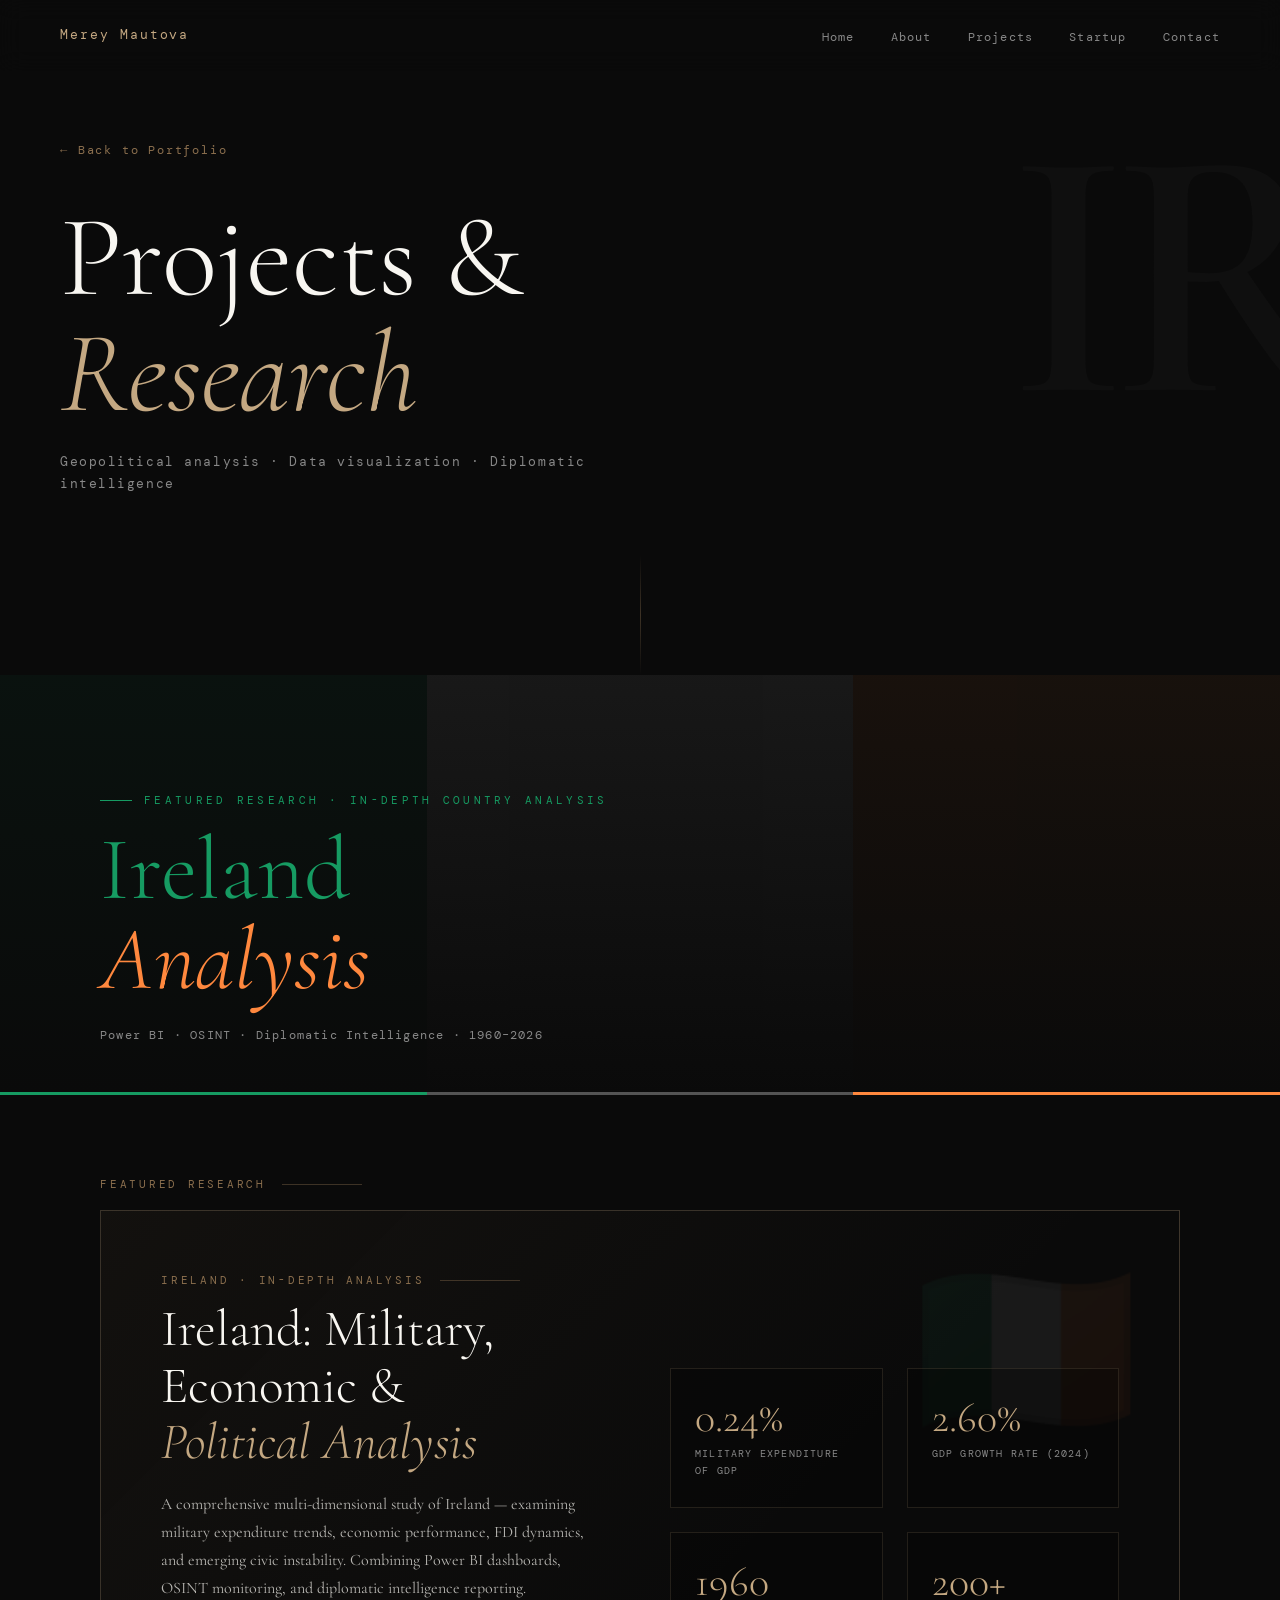
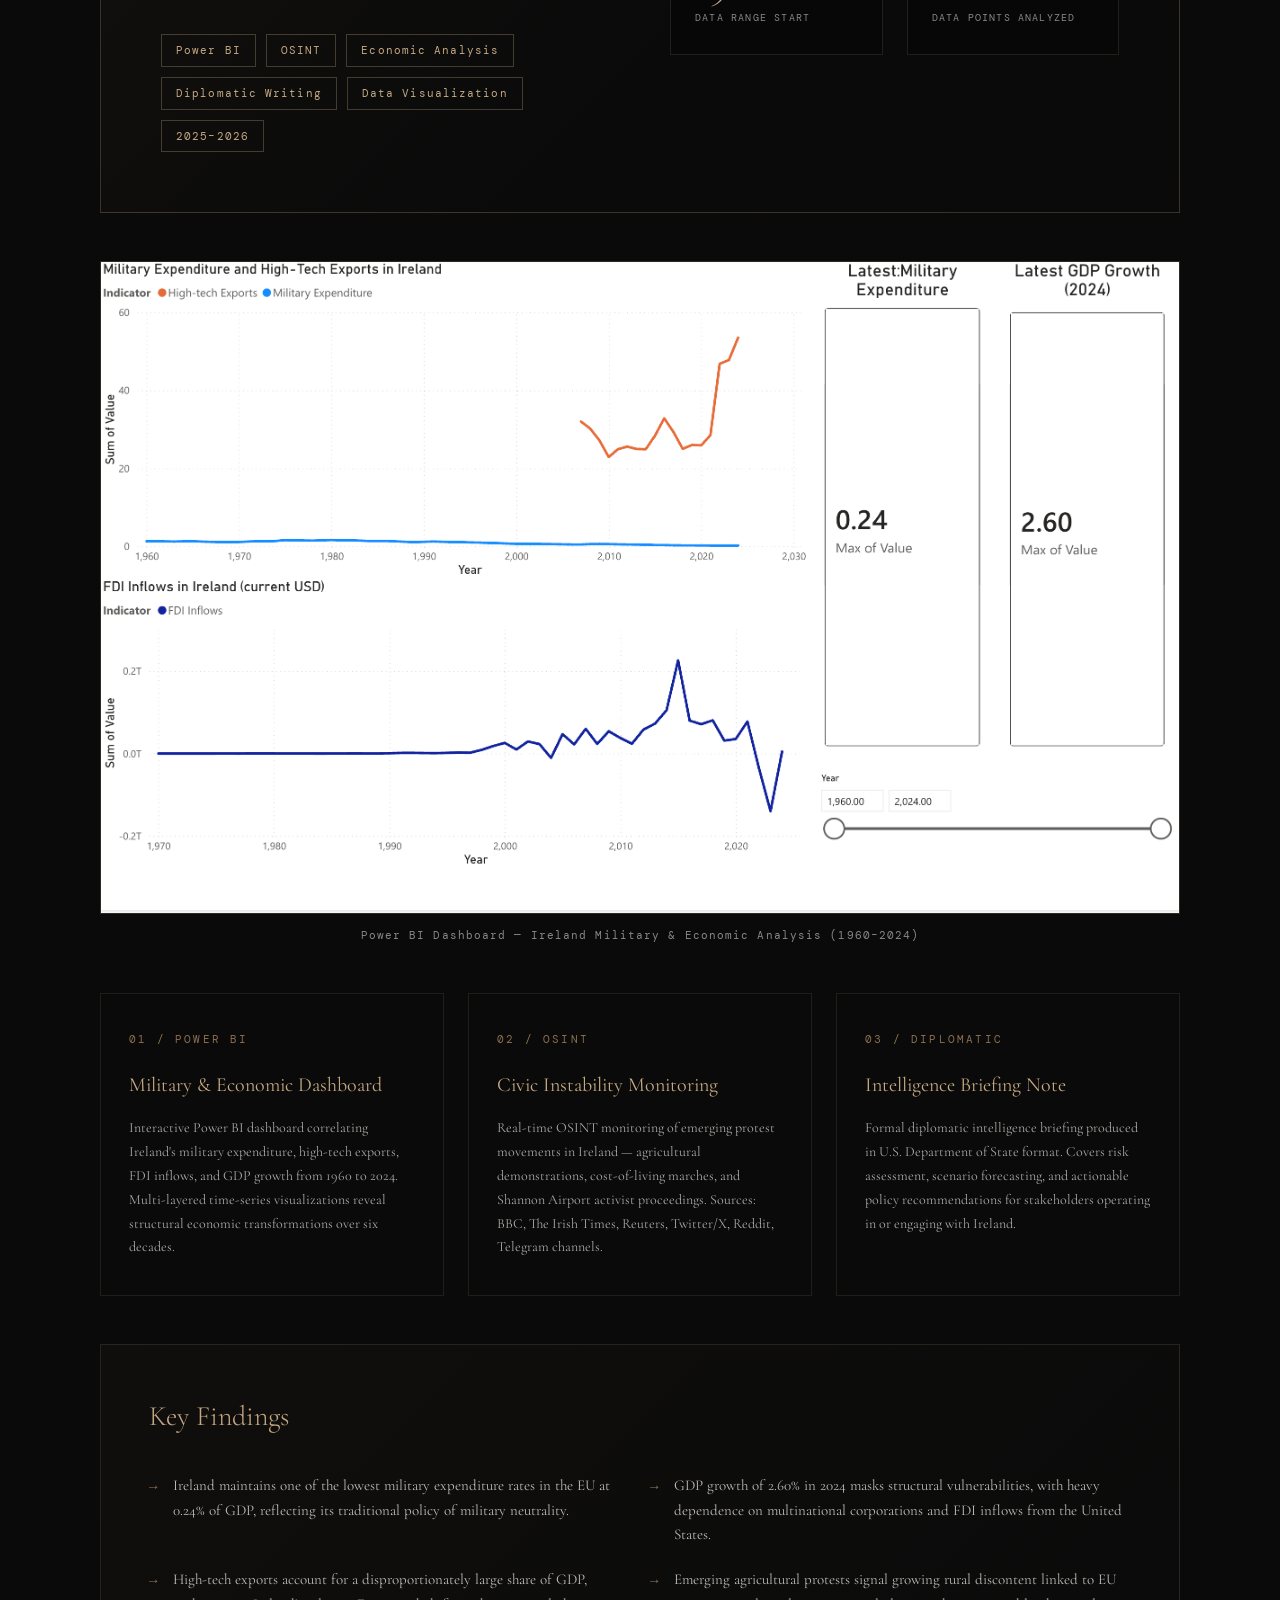
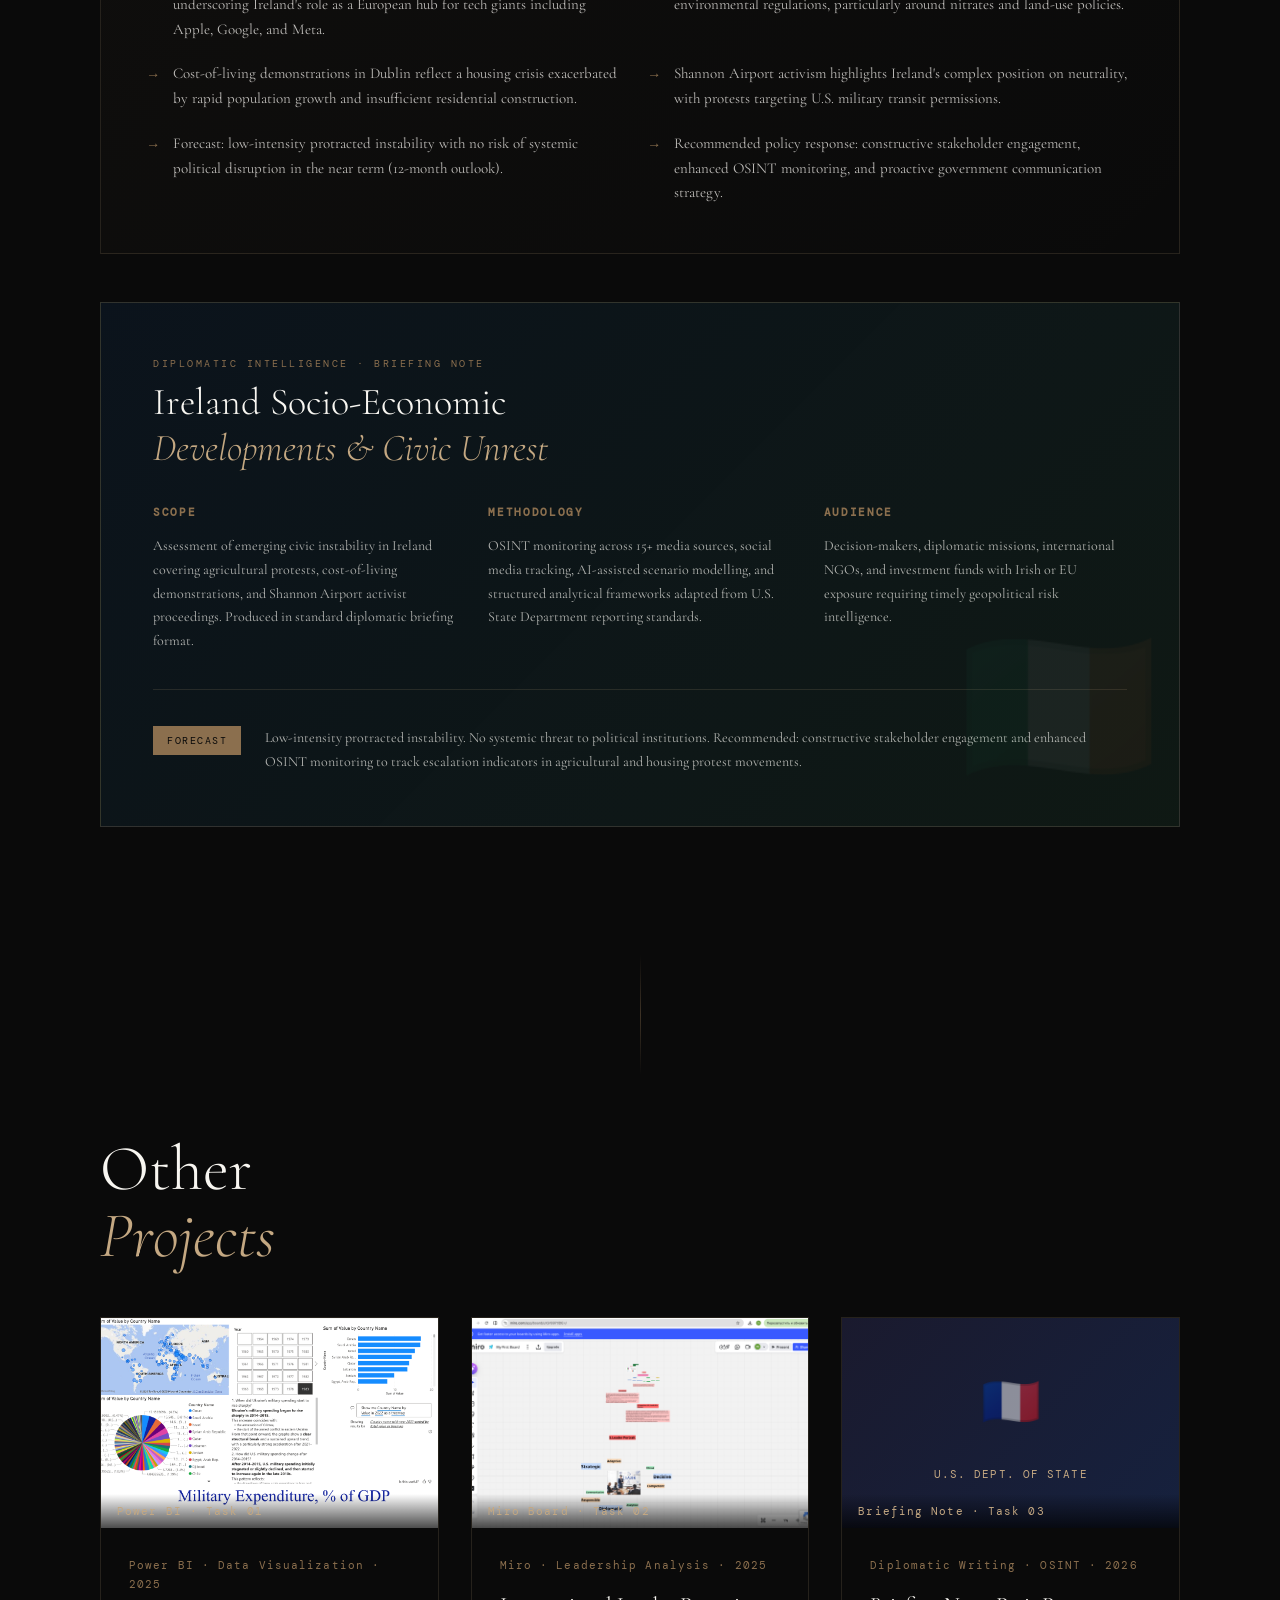
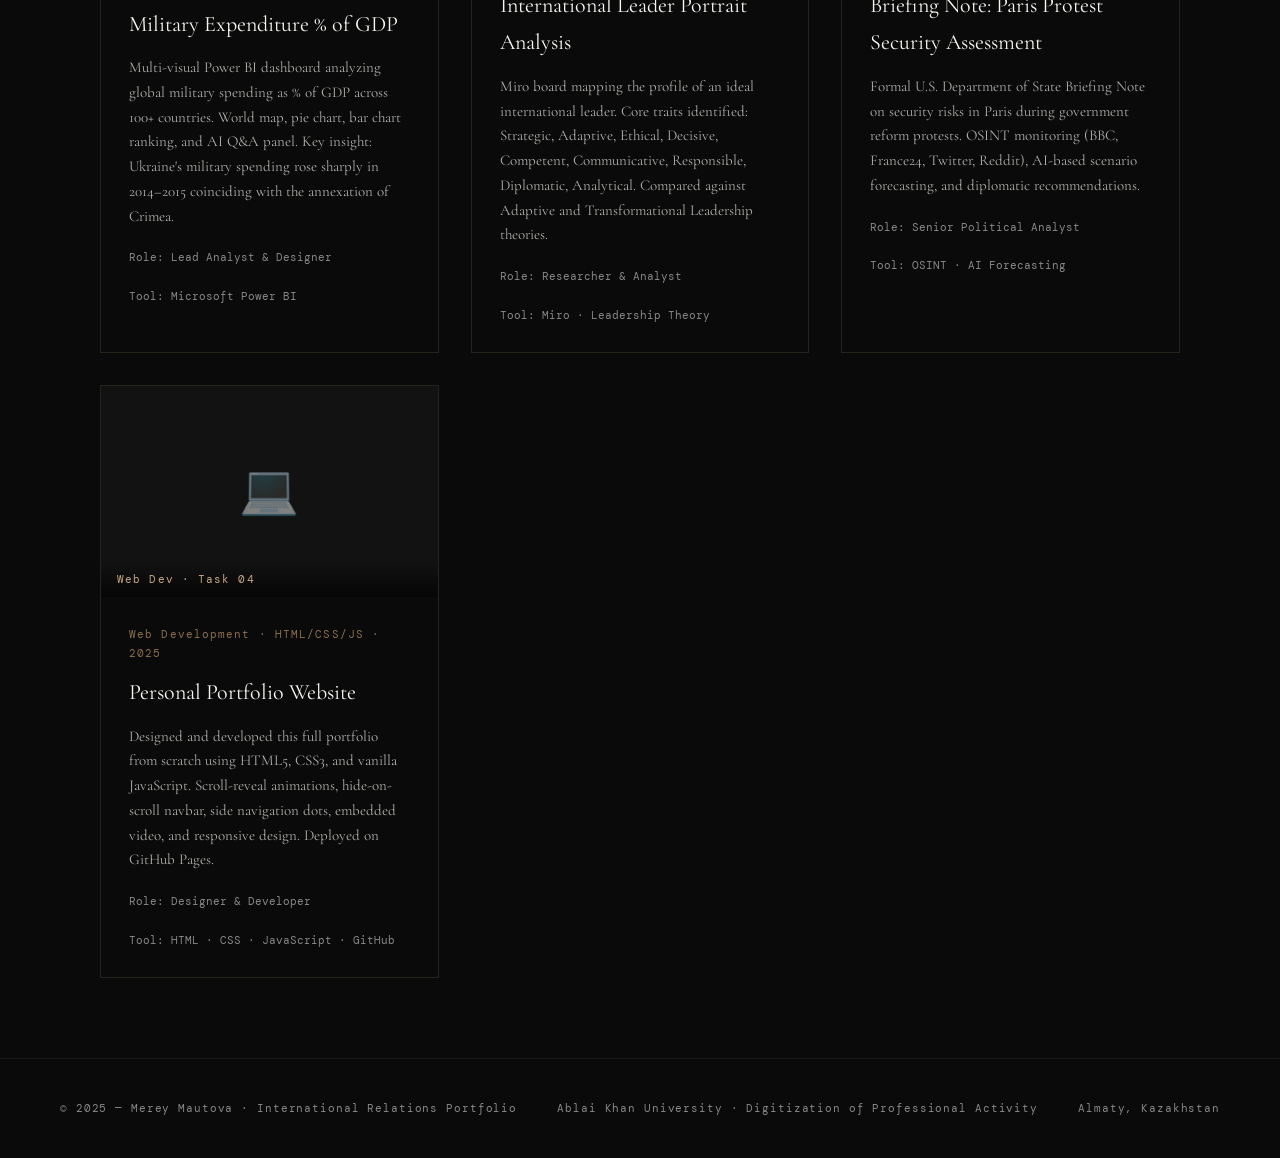
<file: projects.html>
<!DOCTYPE html>
<html lang="en">
<head>
  <meta charset="UTF-8">
  <meta name="viewport" content="width=device-width, initial-scale=1.0">
  <title>Projects — Merey Mautova</title>
  <link rel="preconnect" href="https://fonts.googleapis.com">
  <link href="https://fonts.googleapis.com/css2?family=Cormorant+Garamond:ital,wght@0,300;0,400;0,600;1,300;1,400&family=DM+Mono:wght@300;400&display=swap" rel="stylesheet">
  <link rel="stylesheet" href="style.css">
  <style>
    /* ── PROJECTS PAGE SPECIFIC ── */
    .page-hero {
      min-height: 50vh;
      display: flex;
      flex-direction: column;
      justify-content: flex-end;
      padding: 140px 60px 60px;
      position: relative;
      overflow: hidden;
      max-width: 100%;
    }
    .page-hero-bg {
      position: absolute;
      top: 50%; right: -60px;
      transform: translateY(-50%);
      font-size: clamp(180px, 28vw, 360px);
      font-weight: 600;
      color: rgba(255,255,255,0.018);
      font-family: var(--font-serif);
      pointer-events: none;
      user-select: none;
      letter-spacing: -0.05em;
    }
    .back-link {
      font-family: var(--font-mono);
      font-size: 12px;
      letter-spacing: 0.15em;
      color: var(--accent);
      text-decoration: none;
      display: inline-flex;
      align-items: center;
      gap: 8px;
      margin-bottom: 40px;
      transition: color 0.3s;
    }
    .back-link:hover { color: var(--accent2); }
    .page-hero h1 {
      font-size: clamp(52px, 9vw, 120px);
      font-weight: 300;
      line-height: 1;
      margin-bottom: 20px;
    }
    .page-hero h1 em { color: var(--accent2); font-style: italic; }
    .page-hero-sub {
      font-family: var(--font-mono);
      font-size: 13px;
      letter-spacing: 0.12em;
      color: var(--gray);
      max-width: 600px;
    }

    /* ── IRELAND FEATURE ── */
    .ireland-feature {
      padding: 80px 60px;
      max-width: 1200px;
      margin: 0 auto;
    }
    .feature-label {
      font-family: var(--font-mono);
      font-size: 11px;
      letter-spacing: 0.25em;
      color: var(--accent);
      text-transform: uppercase;
      margin-bottom: 16px;
      display: flex;
      align-items: center;
      gap: 16px;
    }
    .feature-label::after {
      content: '';
      flex: 1;
      max-width: 80px;
      height: 1px;
      background: var(--accent);
      opacity: 0.4;
    }
    .ireland-hero-card {
      border: 1px solid rgba(196,168,130,0.25);
      background: linear-gradient(135deg, rgba(139,111,78,0.07) 0%, rgba(10,10,10,0) 60%);
      padding: 60px;
      margin-bottom: 48px;
      position: relative;
      overflow: hidden;
    }
    .ireland-hero-card::before {
      content: '🇮🇪';
      position: absolute;
      top: -10px; right: 40px;
      font-size: 180px;
      opacity: 0.06;
      pointer-events: none;
    }
    .ireland-hero-grid {
      display: grid;
      grid-template-columns: 1fr 1fr;
      gap: 60px;
      align-items: center;
    }
    .ireland-title {
      font-size: clamp(32px, 4vw, 54px);
      font-weight: 300;
      line-height: 1.1;
      margin-bottom: 20px;
    }
    .ireland-title em { color: var(--accent2); font-style: italic; }
    .ireland-lead {
      font-size: 16px;
      color: rgba(248,246,241,0.72);
      line-height: 1.75;
      margin-bottom: 32px;
    }
    .ireland-tags {
      display: flex;
      flex-wrap: wrap;
      gap: 10px;
    }
    .ireland-tag {
      font-family: var(--font-mono);
      font-size: 11px;
      letter-spacing: 0.1em;
      padding: 6px 14px;
      border: 1px solid rgba(196,168,130,0.3);
      color: var(--accent2);
    }
    .ireland-stats-grid {
      display: grid;
      grid-template-columns: 1fr 1fr;
      gap: 24px;
    }
    .ireland-stat-box {
      border: 1px solid rgba(196,168,130,0.15);
      padding: 28px 24px;
      background: rgba(0,0,0,0.3);
      transition: border-color 0.3s;
    }
    .ireland-stat-box:hover { border-color: rgba(196,168,130,0.4); }
    .ireland-stat-num {
      font-family: var(--font-serif);
      font-size: 42px;
      font-weight: 300;
      color: var(--accent2);
      line-height: 1;
      margin-bottom: 6px;
    }
    .ireland-stat-label {
      font-family: var(--font-mono);
      font-size: 10px;
      color: var(--gray);
      letter-spacing: 0.12em;
      text-transform: uppercase;
    }

    /* ── IRELAND DEEP DIVE ── */
    .ireland-deep {
      display: grid;
      grid-template-columns: repeat(3, 1fr);
      gap: 24px;
      margin-bottom: 48px;
    }
    .deep-card {
      border: 1px solid rgba(196,168,130,0.12);
      padding: 36px 28px;
      transition: border-color 0.3s, background 0.3s;
      position: relative;
      overflow: hidden;
    }
    .deep-card:hover {
      border-color: rgba(196,168,130,0.4);
      background: rgba(139,111,78,0.04);
    }
    .deep-card-num {
      font-family: var(--font-mono);
      font-size: 11px;
      color: var(--accent);
      letter-spacing: 0.2em;
      margin-bottom: 20px;
    }
    .deep-card h4 {
      font-size: 20px;
      font-weight: 400;
      color: var(--accent2);
      margin-bottom: 14px;
      font-family: var(--font-serif);
    }
    .deep-card p {
      font-size: 14px;
      color: rgba(248,246,241,0.68);
      line-height: 1.7;
    }

    /* ── DASHBOARD IMAGE ── */
    .dashboard-wrap {
      margin-bottom: 48px;
    }
    .dashboard-img-frame {
      border: 1px solid rgba(196,168,130,0.2);
      overflow: hidden;
      position: relative;
    }
    .dashboard-img-frame img {
      width: 100%;
      display: block;
      transition: transform 0.5s;
    }
    .dashboard-img-frame:hover img { transform: scale(1.02); }
    .dashboard-caption {
      font-family: var(--font-mono);
      font-size: 11px;
      color: var(--gray);
      letter-spacing: 0.1em;
      margin-top: 12px;
      text-align: center;
    }

    /* ── KEY FINDINGS ── */
    .findings-wrap {
      border: 1px solid rgba(196,168,130,0.15);
      padding: 48px;
      margin-bottom: 48px;
      background: linear-gradient(135deg, rgba(139,111,78,0.04), transparent);
    }
    .findings-wrap h3 {
      font-size: 28px;
      font-weight: 300;
      margin-bottom: 32px;
      color: var(--accent2);
    }
    .findings-list {
      list-style: none;
      display: grid;
      grid-template-columns: 1fr 1fr;
      gap: 20px;
    }
    .findings-list li {
      display: flex;
      gap: 16px;
      align-items: flex-start;
      font-size: 15px;
      color: rgba(248,246,241,0.75);
      line-height: 1.65;
    }
    .findings-list li::before {
      content: '→';
      color: var(--accent);
      font-family: var(--font-mono);
      font-size: 14px;
      flex-shrink: 0;
      margin-top: 2px;
    }

    /* ── BRIEFING NOTE ── */
    .briefing-card {
      border: 1px solid rgba(196,168,130,0.2);
      padding: 52px;
      margin-bottom: 48px;
      background: linear-gradient(135deg, rgba(13,33,55,0.4), rgba(26,58,42,0.3));
      position: relative;
      overflow: hidden;
    }
    .briefing-card::before {
      content: '🇮🇪';
      position: absolute;
      bottom: -20px; right: 20px;
      font-size: 160px;
      opacity: 0.05;
      pointer-events: none;
    }
    .briefing-header {
      font-family: var(--font-mono);
      font-size: 10px;
      letter-spacing: 0.25em;
      color: var(--accent);
      text-transform: uppercase;
      margin-bottom: 8px;
    }
    .briefing-title {
      font-size: clamp(24px, 3vw, 38px);
      font-weight: 300;
      margin-bottom: 32px;
      line-height: 1.2;
    }
    .briefing-title em { color: var(--accent2); font-style: italic; }
    .briefing-grid {
      display: grid;
      grid-template-columns: 1fr 1fr 1fr;
      gap: 32px;
    }
    .briefing-block h5 {
      font-family: var(--font-mono);
      font-size: 11px;
      letter-spacing: 0.15em;
      color: var(--accent);
      text-transform: uppercase;
      margin-bottom: 12px;
    }
    .briefing-block p {
      font-size: 14px;
      color: rgba(248,246,241,0.7);
      line-height: 1.7;
    }
    .briefing-forecast {
      margin-top: 36px;
      padding-top: 36px;
      border-top: 1px solid rgba(196,168,130,0.15);
      display: flex;
      align-items: flex-start;
      gap: 24px;
    }
    .forecast-badge {
      font-family: var(--font-mono);
      font-size: 10px;
      letter-spacing: 0.15em;
      color: var(--black);
      background: var(--accent);
      padding: 6px 14px;
      white-space: nowrap;
      flex-shrink: 0;
    }
    .forecast-text {
      font-size: 14px;
      color: rgba(248,246,241,0.7);
      line-height: 1.7;
    }

    /* ── OTHER PROJECTS ── */
    .other-projects {
      padding: 60px 60px 80px;
      max-width: 1200px;
      margin: 0 auto;
    }
    .other-projects h2 {
      font-size: clamp(36px, 5vw, 64px);
      font-weight: 300;
      margin-bottom: 48px;
    }
    .other-projects h2 em { color: var(--accent2); font-style: italic; }
    .other-grid {
      display: grid;
      grid-template-columns: repeat(auto-fit, minmax(320px, 1fr));
      gap: 32px;
    }

    /* ── RESPONSIVE ── */
    @media (max-width: 900px) {
      .page-hero { padding: 120px 32px 48px; }
      .ireland-feature { padding: 60px 32px; }
      .ireland-hero-card { padding: 36px; }
      .ireland-hero-grid { grid-template-columns: 1fr; gap: 40px; }
      .ireland-deep { grid-template-columns: 1fr; }
      .findings-list { grid-template-columns: 1fr; }
      .briefing-card { padding: 36px; }
      .briefing-grid { grid-template-columns: 1fr; gap: 24px; }
      .other-projects { padding: 40px 32px 60px; }
    }
    @media (max-width: 600px) {
      .page-hero { padding: 100px 20px 40px; }
      .ireland-feature { padding: 40px 20px; }
      .ireland-hero-card { padding: 24px; }
      .ireland-stats-grid { grid-template-columns: 1fr 1fr; }
      .findings-wrap { padding: 28px 20px; }
      .other-projects { padding: 32px 20px 48px; }
    }
    /* ── IRELAND FLAG HERO ── */
    .ireland-flag-hero {
      position: relative;
      min-height: 420px;
      display: flex;
      align-items: flex-end;
      overflow: hidden;
      margin: 0;
    }
    .ireland-flag-stripes {
      position: absolute;
      inset: 0;
      display: grid;
      grid-template-columns: 1fr 1fr 1fr;
      opacity: 0.07;
    }
    .ifs-green { background: #169b62; }
    .ifs-white { background: #fff; }
    .ifs-orange { background: #ff883e; }
    .ireland-flag-overlay {
      position: absolute;
      inset: 0;
      background: linear-gradient(to top, rgba(10,10,10,1) 0%, rgba(10,10,10,0.6) 50%, rgba(10,10,10,0.2) 100%);
    }
    .ireland-flag-content {
      position: relative;
      z-index: 2;
      padding: 60px 60px 50px;
      max-width: 1200px;
      width: 100%;
      margin: 0 auto;
    }
    .ireland-flag-eyebrow {
      font-family: var(--font-mono);
      font-size: 11px;
      letter-spacing: 0.3em;
      color: #169b62;
      text-transform: uppercase;
      margin-bottom: 16px;
      display: flex;
      align-items: center;
      gap: 12px;
    }
    .ireland-flag-eyebrow::before {
      content: '';
      width: 32px;
      height: 1px;
      background: #169b62;
    }
    .ireland-flag-title {
      font-size: clamp(44px, 7vw, 96px);
      font-weight: 300;
      line-height: 1;
      margin-bottom: 20px;
    }
    .ireland-flag-title .ie-green { color: #169b62; }
    .ireland-flag-title .ie-orange { color: #ff883e; font-style: italic; }
    .ireland-flag-desc {
      font-family: var(--font-mono);
      font-size: 12px;
      letter-spacing: 0.1em;
      color: var(--gray);
      max-width: 500px;
    }
    .ireland-flag-bar {
      position: absolute;
      bottom: 0; left: 0; right: 0;
      height: 3px;
      display: grid;
      grid-template-columns: 1fr 1fr 1fr;
    }
    .ireland-flag-bar span:nth-child(1) { background: #169b62; }
    .ireland-flag-bar span:nth-child(2) { background: rgba(255,255,255,0.3); }
    .ireland-flag-bar span:nth-child(3) { background: #ff883e; }

    @media (max-width: 600px) {
      .ireland-flag-content { padding: 40px 20px 36px; }
    }
  </style>
</head>
<body>

<!-- NAV -->
<nav id="navbar">
  <div class="nav-name">Merey Mautova</div>
  <div class="nav-links">
    <a href="index.html">Home</a>
    <a href="index.html#about">About</a>
    <a href="projects.html">Projects</a>
    <a href="index.html#startup">Startup</a>
    <a href="index.html#contact">Contact</a>
  </div>
</nav>

<!-- PAGE HERO -->
<div class="page-hero">
  <div class="page-hero-bg">IR</div>
  <a href="index.html" class="back-link reveal">← Back to Portfolio</a>
  <h1 class="reveal">Projects &<br><em>Research</em></h1>
  <p class="page-hero-sub reveal">Geopolitical analysis · Data visualization · Diplomatic intelligence</p>
</div>

<div class="divider"></div>

<!-- ══════════════ IRELAND FLAG HERO ══════════════ -->
<div class="ireland-flag-hero">
  <div class="ireland-flag-stripes">
    <div class="ifs-green"></div>
    <div class="ifs-white"></div>
    <div class="ifs-orange"></div>
  </div>
  <div class="ireland-flag-overlay"></div>
  <div class="ireland-flag-content">
    <div class="ireland-flag-eyebrow">Featured Research · In-Depth Country Analysis</div>
    <h2 class="ireland-flag-title">
      <span class="ie-green">Ireland</span><br>
      <em class="ie-orange">Analysis</em>
    </h2>
    <p class="ireland-flag-desc">Power BI · OSINT · Diplomatic Intelligence · 1960–2026</p>
  </div>
  <div class="ireland-flag-bar"><span></span><span></span><span></span></div>
</div>

<!-- ══════════════ IRELAND FEATURE ══════════════ -->
<div class="ireland-feature">

  <div class="feature-label">Featured Research</div>

  <!-- HERO CARD -->
  <div class="ireland-hero-card reveal">
    <div class="ireland-hero-grid">
      <div>
        <div class="feature-label" style="margin-bottom:12px;">Ireland · In-Depth Analysis</div>
        <h2 class="ireland-title">Ireland: Military,<br>Economic &<br><em>Political Analysis</em></h2>
        <p class="ireland-lead">A comprehensive multi-dimensional study of Ireland — examining military expenditure trends, economic performance, FDI dynamics, and emerging civic instability. Combining Power BI dashboards, OSINT monitoring, and diplomatic intelligence reporting.</p>
        <div class="ireland-tags">
          <span class="ireland-tag">Power BI</span>
          <span class="ireland-tag">OSINT</span>
          <span class="ireland-tag">Economic Analysis</span>
          <span class="ireland-tag">Diplomatic Writing</span>
          <span class="ireland-tag">Data Visualization</span>
          <span class="ireland-tag">2025–2026</span>
        </div>
      </div>
      <div class="ireland-stats-grid">
        <div class="ireland-stat-box reveal">
          <div class="ireland-stat-num">0.24%</div>
          <div class="ireland-stat-label">Military Expenditure of GDP</div>
        </div>
        <div class="ireland-stat-box reveal">
          <div class="ireland-stat-num">2.60%</div>
          <div class="ireland-stat-label">GDP Growth Rate (2024)</div>
        </div>
        <div class="ireland-stat-box reveal">
          <div class="ireland-stat-num">1960</div>
          <div class="ireland-stat-label">Data Range Start</div>
        </div>
        <div class="ireland-stat-box reveal">
          <div class="ireland-stat-num">200+</div>
          <div class="ireland-stat-label">Data Points Analyzed</div>
        </div>
      </div>
    </div>
  </div>

  <!-- DASHBOARD IMAGE -->
  <div class="dashboard-wrap reveal">
    <div class="dashboard-img-frame">
      <img src="Снимок%20экрана%202026-02-28%20в%2017.43.50.png" alt="Ireland Power BI Dashboard">
    </div>
    <p class="dashboard-caption">Power BI Dashboard — Ireland Military & Economic Analysis (1960–2024)</p>
  </div>

  <!-- DEEP DIVE CARDS -->
  <div class="ireland-deep">
    <div class="deep-card reveal">
      <div class="deep-card-num">01 / POWER BI</div>
      <h4>Military & Economic Dashboard</h4>
      <p>Interactive Power BI dashboard correlating Ireland's military expenditure, high-tech exports, FDI inflows, and GDP growth from 1960 to 2024. Multi-layered time-series visualizations reveal structural economic transformations over six decades.</p>
    </div>
    <div class="deep-card reveal">
      <div class="deep-card-num">02 / OSINT</div>
      <h4>Civic Instability Monitoring</h4>
      <p>Real-time OSINT monitoring of emerging protest movements in Ireland — agricultural demonstrations, cost-of-living marches, and Shannon Airport activist proceedings. Sources: BBC, The Irish Times, Reuters, Twitter/X, Reddit, Telegram channels.</p>
    </div>
    <div class="deep-card reveal">
      <div class="deep-card-num">03 / DIPLOMATIC</div>
      <h4>Intelligence Briefing Note</h4>
      <p>Formal diplomatic intelligence briefing produced in U.S. Department of State format. Covers risk assessment, scenario forecasting, and actionable policy recommendations for stakeholders operating in or engaging with Ireland.</p>
    </div>
  </div>

  <!-- KEY FINDINGS -->
  <div class="findings-wrap reveal">
    <h3>Key Findings</h3>
    <ul class="findings-list">
      <li>Ireland maintains one of the lowest military expenditure rates in the EU at 0.24% of GDP, reflecting its traditional policy of military neutrality.</li>
      <li>GDP growth of 2.60% in 2024 masks structural vulnerabilities, with heavy dependence on multinational corporations and FDI inflows from the United States.</li>
      <li>High-tech exports account for a disproportionately large share of GDP, underscoring Ireland's role as a European hub for tech giants including Apple, Google, and Meta.</li>
      <li>Emerging agricultural protests signal growing rural discontent linked to EU environmental regulations, particularly around nitrates and land-use policies.</li>
      <li>Cost-of-living demonstrations in Dublin reflect a housing crisis exacerbated by rapid population growth and insufficient residential construction.</li>
      <li>Shannon Airport activism highlights Ireland's complex position on neutrality, with protests targeting U.S. military transit permissions.</li>
      <li>Forecast: low-intensity protracted instability with no risk of systemic political disruption in the near term (12-month outlook).</li>
      <li>Recommended policy response: constructive stakeholder engagement, enhanced OSINT monitoring, and proactive government communication strategy.</li>
    </ul>
  </div>

  <!-- BRIEFING NOTE CARD -->
  <div class="briefing-card reveal">
    <div class="briefing-header">Diplomatic Intelligence · Briefing Note</div>
    <h3 class="briefing-title">Ireland Socio-Economic<br><em>Developments & Civic Unrest</em></h3>
    <div class="briefing-grid">
      <div class="briefing-block">
        <h5>Scope</h5>
        <p>Assessment of emerging civic instability in Ireland covering agricultural protests, cost-of-living demonstrations, and Shannon Airport activist proceedings. Produced in standard diplomatic briefing format.</p>
      </div>
      <div class="briefing-block">
        <h5>Methodology</h5>
        <p>OSINT monitoring across 15+ media sources, social media tracking, AI-assisted scenario modelling, and structured analytical frameworks adapted from U.S. State Department reporting standards.</p>
      </div>
      <div class="briefing-block">
        <h5>Audience</h5>
        <p>Decision-makers, diplomatic missions, international NGOs, and investment funds with Irish or EU exposure requiring timely geopolitical risk intelligence.</p>
      </div>
    </div>
    <div class="briefing-forecast">
      <div class="forecast-badge">FORECAST</div>
      <p class="forecast-text">Low-intensity protracted instability. No systemic threat to political institutions. Recommended: constructive stakeholder engagement and enhanced OSINT monitoring to track escalation indicators in agricultural and housing protest movements.</p>
    </div>
  </div>

</div>

<div class="divider"></div>

<!-- ══════════════ OTHER PROJECTS ══════════════ -->
<div class="other-projects">
  <h2>Other<br><em>Projects</em></h2>

  <div class="other-grid">

    <!-- Military Expenditure Global -->
    <div class="project-card reveal">
      <div class="project-img">
        <img src="таск1.png" alt="Power BI Military Expenditure % of GDP">
        <div class="project-overlay">Power BI · Task 01</div>
      </div>
      <div class="project-info">
        <div class="project-tag">Power BI · Data Visualization · 2025</div>
        <h3>Military Expenditure % of GDP</h3>
        <p>Multi-visual Power BI dashboard analyzing global military spending as % of GDP across 100+ countries. World map, pie chart, bar chart ranking, and AI Q&A panel. Key insight: Ukraine's military spending rose sharply in 2014–2015 coinciding with the annexation of Crimea.</p>
        <div class="project-meta">
          <span>Role: Lead Analyst & Designer</span>
          <span>Tool: Microsoft Power BI</span>
        </div>
      </div>
    </div>

    <!-- Miro Leadership -->
    <div class="project-card reveal">
      <div class="project-img">
        <img src="таск2.png" alt="Miro Leadership Portrait Analysis">
        <div class="project-overlay">Miro Board · Task 02</div>
      </div>
      <div class="project-info">
        <div class="project-tag">Miro · Leadership Analysis · 2025</div>
        <h3>International Leader Portrait Analysis</h3>
        <p>Miro board mapping the profile of an ideal international leader. Core traits identified: Strategic, Adaptive, Ethical, Decisive, Competent, Communicative, Responsible, Diplomatic, Analytical. Compared against Adaptive and Transformational Leadership theories.</p>
        <div class="project-meta">
          <span>Role: Researcher & Analyst</span>
          <span>Tool: Miro · Leadership Theory</span>
        </div>
      </div>
    </div>

    <!-- Briefing Note Paris -->
    <div class="project-card reveal">
      <div class="project-img placeholder-img" style="background: linear-gradient(135deg, #1a1a2e, #16213e);">
        <div class="placeholder-icon">🇫🇷</div>
        <div style="font-family:'DM Mono',monospace;font-size:11px;color:#c4a882;letter-spacing:0.1em;margin-top:8px;">U.S. DEPT. OF STATE</div>
        <div class="project-overlay">Briefing Note · Task 03</div>
      </div>
      <div class="project-info">
        <div class="project-tag">Diplomatic Writing · OSINT · 2026</div>
        <h3>Briefing Note: Paris Protest Security Assessment</h3>
        <p>Formal U.S. Department of State Briefing Note on security risks in Paris during government reform protests. OSINT monitoring (BBC, France24, Twitter, Reddit), AI-based scenario forecasting, and diplomatic recommendations.</p>
        <div class="project-meta">
          <span>Role: Senior Political Analyst</span>
          <span>Tool: OSINT · AI Forecasting</span>
        </div>
      </div>
    </div>

    <!-- Portfolio Website -->
    <div class="project-card reveal">
      <div class="project-img placeholder-img">
        <div class="placeholder-icon">💻</div>
        <div class="project-overlay">Web Dev · Task 04</div>
      </div>
      <div class="project-info">
        <div class="project-tag">Web Development · HTML/CSS/JS · 2025</div>
        <h3>Personal Portfolio Website</h3>
        <p>Designed and developed this full portfolio from scratch using HTML5, CSS3, and vanilla JavaScript. Scroll-reveal animations, hide-on-scroll navbar, side navigation dots, embedded video, and responsive design. Deployed on GitHub Pages.</p>
        <div class="project-meta">
          <span>Role: Designer & Developer</span>
          <span>Tool: HTML · CSS · JavaScript · GitHub</span>
        </div>
      </div>
    </div>

  </div>
</div>

<!-- FOOTER -->
<footer>
  <span>© 2025 — Merey Mautova · International Relations Portfolio</span>
  <span>Ablai Khan University · Digitization of Professional Activity</span>
  <span>Almaty, Kazakhstan</span>
</footer>

<script src="script.js"></script>
</body>
</html>
</file>
<file: style.css>
/* ═══════════════════════════════════════
   MEREY MAUTOVA — IR PORTFOLIO
   style.css
═══════════════════════════════════════ */

*, *::before, *::after { box-sizing: border-box; margin: 0; padding: 0; }

:root {
  --black: #0a0a0a;
  --white: #f8f6f1;
  --cream: #ede9e0;
  --accent: #8b6f4e;
  --accent2: #c4a882;
  --gray: #888;
  --light-gray: #ddd;
  --font-serif: 'Cormorant Garamond', serif;
  --font-mono: 'DM Mono', monospace;
}

html { scroll-behavior: smooth; }

body {
  background: var(--black);
  color: var(--white);
  font-family: var(--font-serif);
  font-size: 18px;
  line-height: 1.7;
  overflow-x: hidden;
}

/* ── SCROLLBAR ── */
::-webkit-scrollbar { width: 4px; }
::-webkit-scrollbar-track { background: var(--black); }
::-webkit-scrollbar-thumb { background: var(--accent); border-radius: 2px; }

/* ── NAVBAR ── */
#navbar {
  position: fixed;
  top: 0; left: 0; right: 0;
  z-index: 100;
  display: flex;
  justify-content: space-between;
  align-items: center;
  padding: 20px 60px;
  transition: transform 0.4s ease, background 0.3s;
  background: rgba(10,10,10,0.8);
  backdrop-filter: blur(12px);
}
#navbar.hidden { transform: translateY(-100%); }
.nav-name { font-family: var(--font-mono); font-size: 13px; letter-spacing: 0.15em; color: var(--accent2); }
.nav-links a { font-family: var(--font-mono); font-size: 12px; letter-spacing: 0.1em; color: var(--gray); text-decoration: none; margin-left: 32px; transition: color 0.3s; }
.nav-links a:hover { color: var(--white); }

/* ── SIDE DOTS ── */
.side-nav {
  position: fixed;
  right: 24px;
  top: 50%;
  transform: translateY(-50%);
  z-index: 99;
  display: flex;
  flex-direction: column;
  gap: 10px;
}
.dot {
  width: 6px; height: 6px;
  border-radius: 50%;
  background: var(--gray);
  transition: all 0.3s;
  cursor: pointer;
}
.dot.active { background: var(--accent2); transform: scale(1.5); }

/* ── SECTIONS ── */
section {
  min-height: 100vh;
  padding: 120px 60px 80px;
  max-width: 1200px;
  margin: 0 auto;
  position: relative;
}

.section-label {
  font-family: var(--font-mono);
  font-size: 11px;
  letter-spacing: 0.25em;
  color: var(--accent);
  text-transform: uppercase;
  margin-bottom: 40px;
  display: flex;
  align-items: center;
  gap: 16px;
}
.section-label::after {
  content: '';
  flex: 1;
  max-width: 80px;
  height: 1px;
  background: var(--accent);
  opacity: 0.4;
}

h2 {
  font-size: clamp(48px, 7vw, 96px);
  font-weight: 300;
  line-height: 1.05;
  margin-bottom: 60px;
}
h2 em { color: var(--accent2); font-style: italic; }

.divider {
  width: 1px;
  height: 120px;
  background: linear-gradient(to bottom, transparent, var(--accent), transparent);
  margin: 0 auto;
  opacity: 0.4;
}

/* ── REVEAL ANIMATIONS ── */
.reveal {
  opacity: 0;
  transform: translateY(40px);
  transition: opacity 0.8s ease, transform 0.8s ease;
}
.reveal.visible { opacity: 1; transform: translateY(0); }

/* ══════════════════════════════════
   HERO
══════════════════════════════════ */
#hero {
  display: flex;
  flex-direction: column;
  justify-content: center;
  min-height: 100vh;
  padding: 100px 60px;
  position: relative;
  overflow: hidden;
}
.hero-bg-text {
  position: absolute;
  top: 50%;
  right: -40px;
  transform: translateY(-50%);
  font-size: clamp(200px, 30vw, 400px);
  font-weight: 600;
  color: rgba(255,255,255,0.02);
  font-family: var(--font-serif);
  pointer-events: none;
  user-select: none;
  letter-spacing: -0.05em;
}
.hero-label {
  font-family: var(--font-mono);
  font-size: 12px;
  letter-spacing: 0.2em;
  color: var(--accent);
  margin-bottom: 28px;
}
#hero h1 {
  font-size: clamp(64px, 10vw, 140px);
  font-weight: 300;
  line-height: 1;
  margin-bottom: 32px;
}
#hero h1 em { color: var(--accent2); font-style: italic; }
.hero-sub {
  font-size: clamp(16px, 2vw, 22px);
  color: var(--gray);
  max-width: 500px;
  margin-bottom: 48px;
  line-height: 1.7;
}
.hero-btns { display: flex; gap: 16px; flex-wrap: wrap; }
.btn-primary {
  background: var(--accent);
  color: var(--white);
  padding: 14px 36px;
  text-decoration: none;
  font-family: var(--font-mono);
  font-size: 13px;
  letter-spacing: 0.1em;
  transition: all 0.3s;
  border: 1px solid var(--accent);
}
.btn-primary:hover { background: var(--accent2); border-color: var(--accent2); }
.btn-outline {
  background: transparent;
  color: var(--white);
  padding: 14px 36px;
  text-decoration: none;
  font-family: var(--font-mono);
  font-size: 13px;
  letter-spacing: 0.1em;
  border: 1px solid rgba(255,255,255,0.2);
  transition: all 0.3s;
}
.btn-outline:hover { border-color: var(--accent2); color: var(--accent2); }
.scroll-hint {
  position: absolute;
  bottom: 40px;
  left: 60px;
  font-family: var(--font-mono);
  font-size: 11px;
  letter-spacing: 0.2em;
  color: var(--gray);
  animation: bob 2s ease-in-out infinite;
}
@keyframes bob { 0%,100% { transform: translateY(0); } 50% { transform: translateY(6px); } }

/* ══════════════════════════════════
   ABOUT
══════════════════════════════════ */
.about-grid {
  display: grid;
  grid-template-columns: 340px 1fr;
  gap: 80px;
  align-items: start;
  margin-bottom: 80px;
}
.about-photo-wrap { text-align: center; }
.about-photo-frame {
  width: 100%;
  aspect-ratio: 3/4;
  overflow: hidden;
  border: 1px solid rgba(196,168,130,0.2);
  position: relative;
}
.about-photo-frame img {
  width: 100%;
  height: 100%;
  object-fit: cover;
  object-position: center top;
  filter: grayscale(20%);
  transition: filter 0.4s;
}
.about-photo-frame:hover img { filter: grayscale(0%); }
.about-photo-caption {
  margin-top: 16px;
  font-family: var(--font-mono);
  font-size: 12px;
  letter-spacing: 0.1em;
  color: var(--gray);
}
.about-photo-caption span { color: var(--accent); }

.about-text h2 { margin-bottom: 28px; }
.about-text p { color: rgba(248,246,241,0.75); margin-bottom: 20px; max-width: 600px; }
.about-text strong { color: var(--accent2); font-weight: 400; }

.skills-wrap { display: flex; flex-wrap: wrap; gap: 10px; margin: 32px 0; }
.skill-tag {
  font-family: var(--font-mono);
  font-size: 11px;
  letter-spacing: 0.1em;
  padding: 6px 14px;
  border: 1px solid rgba(196,168,130,0.3);
  color: var(--accent2);
  transition: all 0.3s;
}
.skill-tag:hover { background: var(--accent); color: var(--white); border-color: var(--accent); }

.timeline { margin-top: 40px; border-left: 1px solid rgba(196,168,130,0.2); padding-left: 32px; }
.tl-item { margin-bottom: 32px; position: relative; }
.tl-item::before {
  content: '';
  position: absolute;
  left: -38px;
  top: 8px;
  width: 8px; height: 8px;
  border-radius: 50%;
  background: var(--accent);
}
.tl-year {
  font-family: var(--font-mono);
  font-size: 11px;
  color: var(--accent);
  letter-spacing: 0.15em;
  margin-bottom: 4px;
}
.tl-desc { font-size: 15px; color: rgba(248,246,241,0.8); }
.tl-desc strong { color: var(--white); font-weight: 400; }

/* VIDEO */
.video-wrap {
  max-width: 800px;
  margin: 0 auto;
}
.video-label {
  font-family: var(--font-mono);
  font-size: 11px;
  letter-spacing: 0.2em;
  color: var(--accent);
  margin-bottom: 16px;
  text-align: center;
}
.video-wrap video {
  width: 100%;
  border: 1px solid rgba(196,168,130,0.2);
  display: block;
}

/* ══════════════════════════════════
   PROJECTS
══════════════════════════════════ */
.projects-grid {
  display: grid;
  grid-template-columns: repeat(auto-fit, minmax(340px, 1fr));
  gap: 40px;
}
.project-card {
  border: 1px solid rgba(196,168,130,0.15);
  transition: border-color 0.3s, transform 0.3s;
  overflow: hidden;
}
.project-card:hover { border-color: rgba(196,168,130,0.5); transform: translateY(-4px); }
.project-img {
  width: 100%;
  aspect-ratio: 16/10;
  overflow: hidden;
  position: relative;
}
.project-img img { width: 100%; height: 100%; object-fit: cover; transition: transform 0.5s; }
.project-card:hover .project-img img { transform: scale(1.04); }
.project-overlay {
  position: absolute;
  bottom: 0; left: 0; right: 0;
  padding: 8px 16px;
  background: linear-gradient(transparent, rgba(0,0,0,0.7));
  font-family: var(--font-mono);
  font-size: 11px;
  letter-spacing: 0.1em;
  color: var(--accent2);
}
.placeholder-img {
  background: rgba(255,255,255,0.03);
  display: flex;
  align-items: center;
  justify-content: center;
  flex-direction: column;
  gap: 12px;
}
.placeholder-icon { font-size: 48px; opacity: 0.5; }
.project-info { padding: 28px; }
.project-tag {
  font-family: var(--font-mono);
  font-size: 11px;
  color: var(--accent);
  letter-spacing: 0.1em;
  margin-bottom: 12px;
}
.project-info h3 { font-size: 22px; font-weight: 400; margin-bottom: 12px; }
.project-info p { font-size: 15px; color: rgba(248,246,241,0.7); line-height: 1.65; margin-bottom: 20px; }
.project-meta {
  display: flex;
  gap: 20px;
  flex-wrap: wrap;
  font-family: var(--font-mono);
  font-size: 11px;
  color: var(--gray);
}

/* ══════════════════════════════════
   STARTUP
══════════════════════════════════ */
.startup-hero {
  text-align: center;
  margin-bottom: 80px;
  padding: 60px;
  border: 1px solid rgba(196,168,130,0.15);
  background: linear-gradient(135deg, rgba(139,111,78,0.05), transparent);
}
.startup-logo {
  font-size: 72px;
  font-weight: 600;
  color: var(--accent2);
  letter-spacing: -0.02em;
  margin-bottom: 16px;
}
.startup-tagline {
  font-family: var(--font-mono);
  font-size: 14px;
  letter-spacing: 0.1em;
  color: var(--gray);
}
.startup-grid {
  display: grid;
  grid-template-columns: repeat(auto-fit, minmax(300px, 1fr));
  gap: 32px;
}
.startup-block {
  padding: 36px 28px;
  border: 1px solid rgba(196,168,130,0.1);
  transition: border-color 0.3s, background 0.3s;
}
.startup-block:hover {
  border-color: rgba(196,168,130,0.4);
  background: rgba(139,111,78,0.05);
}
.startup-icon { font-size: 32px; margin-bottom: 16px; }
.startup-block h4 {
  font-size: 18px;
  font-weight: 400;
  color: var(--accent2);
  margin-bottom: 12px;
  font-family: var(--font-mono);
  letter-spacing: 0.05em;
}
.startup-block p { font-size: 15px; color: rgba(248,246,241,0.7); line-height: 1.65; }
.startup-block strong { color: var(--accent2); font-weight: 400; }

/* ══════════════════════════════════
   CONTACT
══════════════════════════════════ */
#contact {
  text-align: center;
  display: flex;
  flex-direction: column;
  align-items: center;
  justify-content: center;
}
.contact-sub {
  font-size: 16px;
  color: var(--gray);
  margin-bottom: 60px;
  font-family: var(--font-mono);
  letter-spacing: 0.05em;
}
.contact-links {
  display: flex;
  flex-wrap: wrap;
  gap: 16px;
  justify-content: center;
  margin-bottom: 48px;
}
.contact-link {
  display: flex;
  align-items: center;
  gap: 10px;
  padding: 14px 28px;
  border: 1px solid rgba(196,168,130,0.2);
  color: var(--white);
  text-decoration: none;
  font-family: var(--font-mono);
  font-size: 13px;
  letter-spacing: 0.08em;
  transition: all 0.3s;
}
.contact-link:hover { background: var(--accent); border-color: var(--accent); }
.contact-link-icon {
  font-style: normal;
  color: var(--accent2);
  font-size: 16px;
}
.email-display {
  font-family: var(--font-mono);
  font-size: 20px;
  letter-spacing: 0.1em;
  color: var(--accent2);
  cursor: pointer;
  border-bottom: 1px solid rgba(196,168,130,0.3);
  padding-bottom: 4px;
  transition: color 0.3s;
}
.email-display:hover { color: var(--white); }
.copy-hint {
  font-family: var(--font-mono);
  font-size: 11px;
  color: var(--accent);
  letter-spacing: 0.1em;
  margin-top: 8px;
  opacity: 0;
  transition: opacity 0.3s;
}
.copy-hint.show { opacity: 1; }

/* ── FOOTER ── */
footer {
  border-top: 1px solid rgba(255,255,255,0.05);
  padding: 40px 60px;
  display: flex;
  justify-content: space-between;
  flex-wrap: wrap;
  gap: 12px;
  font-family: var(--font-mono);
  font-size: 11px;
  color: var(--gray);
  letter-spacing: 0.08em;
}

/* ══════════════════════════════════
   VIDEO SECTION
══════════════════════════════════ */
.video-section {
  margin-top: 80px;
  padding: 60px;
  background: linear-gradient(135deg, rgba(139,111,78,0.06) 0%, rgba(10,10,10,0) 60%);
  border: 1px solid rgba(196,168,130,0.12);
  position: relative;
  overflow: hidden;
}
.video-section::before {
  content: '▶';
  position: absolute;
  top: -20px; right: 40px;
  font-size: 160px;
  color: rgba(196,168,130,0.03);
  pointer-events: none;
}
.video-section-inner {
  display: grid;
  grid-template-columns: 1fr 1.4fr;
  gap: 60px;
  align-items: center;
}
.video-eyebrow {
  font-family: var(--font-mono);
  font-size: 11px;
  letter-spacing: 0.2em;
  color: var(--accent);
  margin-bottom: 20px;
}
.video-title {
  font-family: var(--font-serif);
  font-size: clamp(36px, 4vw, 56px);
  font-weight: 300;
  line-height: 1.1;
  margin-bottom: 20px;
}
.video-title em { color: var(--accent2); font-style: italic; }
.video-desc {
  font-size: 15px;
  color: rgba(248,246,241,0.65);
  line-height: 1.75;
  margin-bottom: 36px;
}
.video-stats { display: flex; gap: 32px; }
.video-stat { display: flex; flex-direction: column; gap: 4px; }
.vstat-num {
  font-family: var(--font-serif);
  font-size: 36px;
  font-weight: 300;
  color: var(--accent2);
  line-height: 1;
}
.vstat-label {
  font-family: var(--font-mono);
  font-size: 10px;
  color: var(--gray);
  letter-spacing: 0.1em;
  white-space: nowrap;
}
.video-player-side { position: relative; }
.video-player-wrap {
  position: relative;
  border-radius: 4px;
  overflow: hidden;
  background: #000;
  border: 1px solid rgba(196,168,130,0.2);
}
.video-glow {
  position: absolute;
  inset: -30px;
  background: radial-gradient(ellipse at center, rgba(196,168,130,0.12), transparent 70%);
  pointer-events: none; z-index: 0;
}
.video-player-wrap video {
  width: 100%; display: block;
  aspect-ratio: 16/9;
  object-fit: cover;
  position: relative; z-index: 1;
}
.video-custom-controls {
  position: absolute; inset: 0;
  display: flex; align-items: center; justify-content: center;
  z-index: 2;
  background: rgba(0,0,0,0.25);
  transition: background 0.3s;
}
.video-custom-controls.hidden { background: transparent; }
.video-play-btn {
  width: 64px; height: 64px; border-radius: 50%;
  background: rgba(139,111,78,0.9);
  display: flex; align-items: center; justify-content: center;
  transition: all 0.3s; color: #fff;
  border: 2px solid rgba(196,168,130,0.5);
}
.video-play-btn svg { width: 28px; height: 28px; margin-left: 4px; }
.video-play-btn:hover { transform: scale(1.1); background: var(--accent2); }
.video-play-btn.hidden { opacity: 0; pointer-events: none; }
.video-progress-wrap {
  position: absolute; bottom: 36px; left: 0; right: 0;
  height: 3px; background: rgba(255,255,255,0.15);
  z-index: 3; cursor: pointer; transition: height 0.2s;
}
.video-progress-wrap:hover { height: 5px; }
.video-progress-bar { height: 100%; background: var(--accent2); width: 0%; transition: width 0.1s linear; }
.video-bottom-controls {
  position: absolute; bottom: 0; left: 0; right: 0;
  padding: 8px 12px;
  background: linear-gradient(transparent, rgba(0,0,0,0.7));
  display: flex; align-items: center; justify-content: space-between; z-index: 3;
}
.video-time { font-family: var(--font-mono); font-size: 10px; color: rgba(255,255,255,0.7); }
.video-ctrl-btns { display: flex; gap: 4px; }
.vctrl-btn {
  background: none; border: none; color: rgba(255,255,255,0.7);
  cursor: pointer; padding: 4px; transition: color 0.2s;
  display: flex; align-items: center;
}
.vctrl-btn:hover { color: var(--accent2); }

.startup-block-img {
  width: 100%;
  aspect-ratio: 16/9;
  overflow: hidden;
  margin-bottom: 20px;
  border-radius: 2px;
  border: 1px solid rgba(196,168,130,0.1);
}
.startup-block-img img {
  width: 100%; height: 100%;
  object-fit: cover;
  transition: transform 0.4s;
  display: block;
}
.startup-block:hover .startup-block-img img { transform: scale(1.03); }

/* ══════════════════════════════════
   STARTUP EXTENDED
══════════════════════════════════ */

/* Dashboard preview */
.startup-dashboard-wrap {
  margin-bottom: 48px;
}
.startup-dash-label {
  font-family: var(--font-mono);
  font-size: 11px;
  letter-spacing: 0.2em;
  color: var(--accent);
  text-transform: uppercase;
  margin-bottom: 16px;
}
.startup-dash-frame {
  border: 1px solid rgba(196,168,130,0.2);
  overflow: hidden;
}
.startup-dash-frame img {
  width: 100%;
  display: block;
  transition: transform 0.5s;
}
.startup-dash-frame:hover img { transform: scale(1.02); }
.startup-dash-meta {
  display: flex;
  gap: 32px;
  flex-wrap: wrap;
  margin-top: 12px;
  font-family: var(--font-mono);
  font-size: 11px;
  color: var(--accent2);
  letter-spacing: 0.1em;
}

/* Key Metrics Row */
.startup-metrics {
  display: grid;
  grid-template-columns: repeat(4, 1fr);
  gap: 24px;
  margin-bottom: 48px;
}
.startup-metric {
  border: 1px solid rgba(196,168,130,0.15);
  padding: 28px 20px;
  text-align: center;
  background: rgba(0,0,0,0.2);
  transition: border-color 0.3s;
}
.startup-metric:hover { border-color: rgba(196,168,130,0.4); }
.sm-num {
  font-family: var(--font-serif);
  font-size: 40px;
  font-weight: 300;
  color: var(--accent2);
  line-height: 1;
  margin-bottom: 8px;
}
.sm-label {
  font-family: var(--font-mono);
  font-size: 10px;
  color: var(--gray);
  letter-spacing: 0.1em;
  text-transform: uppercase;
  line-height: 1.4;
}

/* Heatmap */
.startup-heatmap-wrap {
  margin-top: 48px;
  margin-bottom: 48px;
}
.startup-heatmap-caption {
  font-family: var(--font-mono);
  font-size: 11px;
  color: var(--gray);
  letter-spacing: 0.08em;
  margin-top: 14px;
  line-height: 1.7;
  text-align: center;
  max-width: 800px;
  margin-left: auto;
  margin-right: auto;
}

/* Competitive Table */
.startup-compete {
  margin-top: 48px;
  border: 1px solid rgba(196,168,130,0.15);
  padding: 48px;
  background: linear-gradient(135deg, rgba(139,111,78,0.04), transparent);
}
.startup-compete-title {
  font-family: var(--font-serif);
  font-size: clamp(28px, 4vw, 44px);
  font-weight: 300;
  margin-bottom: 32px;
}
.startup-compete-title em { color: var(--accent2); font-style: italic; }
.startup-compete-grid {
  display: flex;
  flex-direction: column;
  gap: 0;
  border: 1px solid rgba(196,168,130,0.15);
  overflow-x: auto;
}
.compete-row {
  display: grid;
  grid-template-columns: 1.5fr 1fr 1fr 1fr 1fr;
  padding: 14px 20px;
  border-bottom: 1px solid rgba(196,168,130,0.08);
  font-size: 14px;
  align-items: center;
  transition: background 0.2s;
}
.compete-row:last-child { border-bottom: none; }
.compete-row:hover { background: rgba(139,111,78,0.05); }
.compete-header {
  font-family: var(--font-mono);
  font-size: 10px;
  letter-spacing: 0.15em;
  color: var(--accent);
  text-transform: uppercase;
  background: rgba(0,0,0,0.3);
}
.compete-us {
  background: rgba(139,111,78,0.08);
  border-left: 2px solid var(--accent);
}
.compete-yes { color: #7bc47f; font-family: var(--font-mono); font-size: 12px; }
.compete-no { color: rgba(248,246,241,0.35); font-family: var(--font-mono); font-size: 12px; }
.compete-partial { color: var(--accent2); font-family: var(--font-mono); font-size: 12px; }

/* ── RESPONSIVE ── */
@media (max-width: 900px) {
  .startup-metrics { grid-template-columns: repeat(2, 1fr); }
  .startup-compete { padding: 28px 20px; }
  .compete-row { grid-template-columns: 1.2fr 1fr 1fr; font-size: 12px; }
  .compete-row span:nth-child(4),
  .compete-row span:nth-child(5) { display: none; }
}

/* ══════════════════════════════════
   CINEMATIC VIDEO
══════════════════════════════════ */
.video-cinematic {
  margin: 60px 0 0;
  background: linear-gradient(135deg, rgba(139,111,78,0.06), transparent 60%);
  border: 1px solid rgba(196,168,130,0.12);
  overflow: hidden;
}
.video-cinematic-inner {
  display: grid;
  grid-template-columns: 1fr 1.5fr;
  gap: 0;
  min-height: 360px;
}
.video-cinematic-left {
  padding: 52px 48px;
  display: flex;
  flex-direction: column;
  justify-content: center;
  border-right: 1px solid rgba(196,168,130,0.1);
}
.vc-label {
  font-family: var(--font-mono);
  font-size: 10px;
  letter-spacing: 0.25em;
  color: var(--accent);
  text-transform: uppercase;
  margin-bottom: 20px;
}
.vc-title {
  font-family: var(--font-serif);
  font-size: clamp(28px, 3.5vw, 48px);
  font-weight: 300;
  line-height: 1.1;
  margin-bottom: 16px;
}
.vc-title em { color: var(--accent2); font-style: italic; }
.vc-desc {
  font-size: 14px;
  color: rgba(248,246,241,0.6);
  line-height: 1.7;
  margin-bottom: 32px;
  max-width: 320px;
}
.vc-stats { display: flex; gap: 28px; }
.vc-stat { display: flex; flex-direction: column; gap: 3px; }
.vc-stat-n {
  font-family: var(--font-serif);
  font-size: 32px;
  font-weight: 300;
  color: var(--accent2);
  line-height: 1;
}
.vc-stat-l {
  font-family: var(--font-mono);
  font-size: 9px;
  color: var(--gray);
  letter-spacing: 0.12em;
  text-transform: uppercase;
}
.video-cinematic-right {
  position: relative;
  background: #000;
}
.vc-frame {
  position: relative;
  width: 100%;
  height: 100%;
  min-height: 320px;
}
.vc-frame video {
  width: 100%;
  height: 100%;
  display: block;
  object-fit: cover;
}
.vc-overlay {
  position: absolute;
  inset: 0;
  display: flex;
  align-items: center;
  justify-content: center;
  background: rgba(0,0,0,0.35);
  transition: background 0.3s;
  cursor: pointer;
}
.vc-overlay.playing { background: transparent; }
.vc-overlay.playing .vc-play-btn { opacity: 0; pointer-events: none; }
.vc-play-btn {
  width: 72px; height: 72px;
  border-radius: 50%;
  background: rgba(139,111,78,0.9);
  border: 2px solid rgba(196,168,130,0.6);
  display: flex;
  align-items: center;
  justify-content: center;
  color: #fff;
  transition: all 0.3s;
  cursor: pointer;
}
.vc-play-btn svg { width: 32px; height: 32px; margin-left: 4px; }
.vc-play-btn:hover { transform: scale(1.1); background: var(--accent2); }
.vc-progress-bar {
  position: absolute;
  bottom: 36px; left: 0; right: 0;
  height: 2px;
  background: rgba(255,255,255,0.15);
  cursor: pointer;
  transition: height 0.2s;
  z-index: 3;
}
.vc-progress-bar:hover { height: 4px; }
.vc-progress-fill {
  height: 100%;
  background: var(--accent2);
  width: 0%;
  transition: width 0.1s linear;
}
.vc-bottom-bar {
  position: absolute;
  bottom: 0; left: 0; right: 0;
  padding: 6px 14px;
  background: linear-gradient(transparent, rgba(0,0,0,0.7));
  display: flex;
  align-items: center;
  justify-content: space-between;
  z-index: 3;
}
.vc-time {
  font-family: var(--font-mono);
  font-size: 10px;
  color: rgba(255,255,255,0.6);
}
.vc-controls { display: flex; gap: 4px; }
.vc-ctrl {
  background: none;
  border: none;
  color: rgba(255,255,255,0.6);
  cursor: pointer;
  padding: 4px;
  display: flex;
  align-items: center;
  transition: color 0.2s;
}
.vc-ctrl:hover { color: var(--accent2); }
.vc-corner-label {
  position: absolute;
  top: 14px; right: 14px;
  font-family: var(--font-mono);
  font-size: 9px;
  letter-spacing: 0.15em;
  color: rgba(196,168,130,0.4);
  text-transform: uppercase;
}

/* ══════════════════════════════════
   PROJECT MODALS
══════════════════════════════════ */
.project-card { cursor: pointer; }
.project-open-hint {
  position: absolute;
  top: 12px; right: 12px;
  font-family: var(--font-mono);
  font-size: 10px;
  letter-spacing: 0.1em;
  color: var(--accent2);
  background: rgba(10,10,10,0.85);
  padding: 5px 10px;
  border: 1px solid rgba(196,168,130,0.3);
  opacity: 0;
  transition: opacity 0.3s;
}
.project-card:hover .project-open-hint { opacity: 1; }

/* placeholder text instead of emoji */
.placeholder-flag {
  font-family: var(--font-mono);
  font-size: 22px;
  font-weight: 400;
  letter-spacing: 0.05em;
  color: var(--accent2);
  margin-bottom: 6px;
}
.placeholder-sub {
  font-family: var(--font-mono);
  font-size: 10px;
  letter-spacing: 0.15em;
  color: rgba(196,168,130,0.5);
  text-transform: uppercase;
}

/* startup icon label instead of emoji */
.startup-icon-label {
  font-family: var(--font-mono);
  font-size: 11px;
  letter-spacing: 0.2em;
  color: var(--accent);
  margin-bottom: 12px;
}

.modal {
  position: fixed;
  inset: 0;
  z-index: 1000;
  display: flex;
  align-items: center;
  justify-content: center;
  padding: 20px;
  opacity: 0;
  pointer-events: none;
  transition: opacity 0.35s ease;
}
.modal.open { opacity: 1; pointer-events: all; }
.modal-backdrop {
  position: absolute;
  inset: 0;
  background: rgba(0,0,0,0.88);
  backdrop-filter: blur(6px);
}
.modal-box {
  position: relative;
  z-index: 1;
  background: #0f0f0f;
  border: 1px solid rgba(196,168,130,0.2);
  max-width: 760px;
  width: 100%;
  max-height: 90vh;
  overflow-y: auto;
  transform: translateY(24px);
  transition: transform 0.35s ease;
}
.modal.open .modal-box { transform: translateY(0); }
.modal-close {
  position: absolute;
  top: 20px; right: 20px;
  background: none;
  border: 1px solid rgba(196,168,130,0.2);
  color: var(--gray);
  width: 32px; height: 32px;
  display: flex;
  align-items: center;
  justify-content: center;
  cursor: pointer;
  font-size: 14px;
  transition: all 0.2s;
  z-index: 2;
}
.modal-close:hover { color: var(--white); border-color: var(--accent2); }
.modal-tag {
  font-family: var(--font-mono);
  font-size: 10px;
  letter-spacing: 0.2em;
  color: var(--accent);
  text-transform: uppercase;
  padding: 24px 32px 0;
}
.modal-title {
  font-size: clamp(28px, 4vw, 44px);
  font-weight: 300;
  line-height: 1.1;
  padding: 12px 32px 24px;
  margin: 0;
}
.modal-title em { color: var(--accent2); font-style: italic; }
.modal-img-wrap {
  width: 100%;
  overflow: hidden;
  border-top: 1px solid rgba(196,168,130,0.1);
  border-bottom: 1px solid rgba(196,168,130,0.1);
}
.modal-img-wrap img { width: 100%; display: block; }
.modal-body { padding: 32px; }
.modal-section { margin-bottom: 28px; }
.modal-section p { font-size: 15px; color: rgba(248,246,241,0.75); line-height: 1.75; }
.modal-section-label {
  font-family: var(--font-mono);
  font-size: 10px;
  letter-spacing: 0.2em;
  color: var(--accent);
  text-transform: uppercase;
  margin-bottom: 12px;
}
.modal-list {
  list-style: none;
  display: flex;
  flex-direction: column;
  gap: 10px;
}
.modal-list li {
  font-size: 14px;
  color: rgba(248,246,241,0.72);
  line-height: 1.65;
  padding-left: 20px;
  position: relative;
}
.modal-list li::before {
  content: '→';
  position: absolute;
  left: 0;
  color: var(--accent);
  font-family: var(--font-mono);
  font-size: 12px;
}
.modal-list strong { color: var(--accent2); font-weight: 400; }
.modal-stats-row {
  display: flex;
  gap: 24px;
  flex-wrap: wrap;
  margin-bottom: 28px;
  padding: 20px;
  border: 1px solid rgba(196,168,130,0.12);
  background: rgba(0,0,0,0.2);
}
.modal-stat { text-align: center; flex: 1; }
.ms-num {
  font-family: var(--font-serif);
  font-size: 36px;
  font-weight: 300;
  color: var(--accent2);
  line-height: 1;
  display: block;
}
.ms-label {
  font-family: var(--font-mono);
  font-size: 10px;
  color: var(--gray);
  letter-spacing: 0.1em;
  text-transform: uppercase;
  margin-top: 4px;
  display: block;
}
.modal-traits-grid {
  display: flex;
  flex-wrap: wrap;
  gap: 8px;
  margin-top: 4px;
}
.modal-trait {
  font-family: var(--font-mono);
  font-size: 11px;
  letter-spacing: 0.08em;
  padding: 6px 14px;
  border: 1px solid rgba(196,168,130,0.25);
  color: var(--accent2);
}
.modal-briefing-header {
  margin: 0 32px 24px;
  padding: 16px 20px;
  border: 1px solid rgba(196,168,130,0.15);
  background: rgba(139,111,78,0.04);
}
.mbh-line {
  font-family: var(--font-mono);
  font-size: 10px;
  letter-spacing: 0.2em;
  color: var(--accent);
  text-transform: uppercase;
  line-height: 1.8;
}
.modal-forecast-box {
  border-left: 2px solid var(--accent);
  padding: 16px 20px;
  margin-bottom: 28px;
  background: rgba(139,111,78,0.05);
}
.mfb-label {
  font-family: var(--font-mono);
  font-size: 10px;
  letter-spacing: 0.2em;
  color: var(--accent);
  text-transform: uppercase;
  margin-bottom: 8px;
}
.modal-forecast-box p { font-size: 14px; color: rgba(248,246,241,0.72); line-height: 1.7; }
.modal-meta-row {
  display: grid;
  grid-template-columns: repeat(4, 1fr);
  gap: 1px;
  background: rgba(196,168,130,0.1);
  border: 1px solid rgba(196,168,130,0.1);
}
.modal-meta-item {
  display: flex;
  flex-direction: column;
  gap: 4px;
  padding: 14px 16px;
  background: #0f0f0f;
}
.mmi-label {
  font-family: var(--font-mono);
  font-size: 9px;
  letter-spacing: 0.15em;
  color: var(--accent);
  text-transform: uppercase;
}
.mmi-val {
  font-family: var(--font-mono);
  font-size: 12px;
  color: var(--white);
}
/* scrollbar inside modal */
.modal-box::-webkit-scrollbar { width: 3px; }
.modal-box::-webkit-scrollbar-thumb { background: var(--accent); }

/* ── RESPONSIVE ── */
@media (max-width: 900px) {
  section { padding: 100px 32px 60px; }
  .about-grid { grid-template-columns: 1fr; gap: 48px; }
  .about-photo-frame { max-width: 280px; margin: 0 auto; }
  #navbar { padding: 16px 32px; }
  footer { padding: 32px; flex-direction: column; gap: 8px; }
  .video-section { padding: 32px 20px; }
  .video-section-inner { grid-template-columns: 1fr; gap: 32px; }
  .video-stats { gap: 20px; }
}
@media (max-width: 900px) {
  .video-cinematic-inner { grid-template-columns: 1fr; }
  .video-cinematic-left { border-right: none; border-bottom: 1px solid rgba(196,168,130,0.1); padding: 32px 28px; }
  .vc-frame { min-height: 240px; }
  .modal-meta-row { grid-template-columns: repeat(2, 1fr); }
  .modal-briefing-header { margin: 0 20px 20px; }
  .modal-body { padding: 20px; }
  .modal-title { padding: 12px 20px 20px; }
  .modal-tag { padding: 20px 20px 0; }
}
@media (max-width: 600px) {
  section { padding: 90px 20px 40px; }
  #navbar { padding: 14px 20px; }
  .nav-links { display: none; }
  .hero-btns { flex-direction: column; }
  .btn-primary, .btn-outline { text-align: center; }
  .modal-meta-row { grid-template-columns: repeat(2, 1fr); }
  .modal-stats-row { flex-direction: column; }
}
</file>
